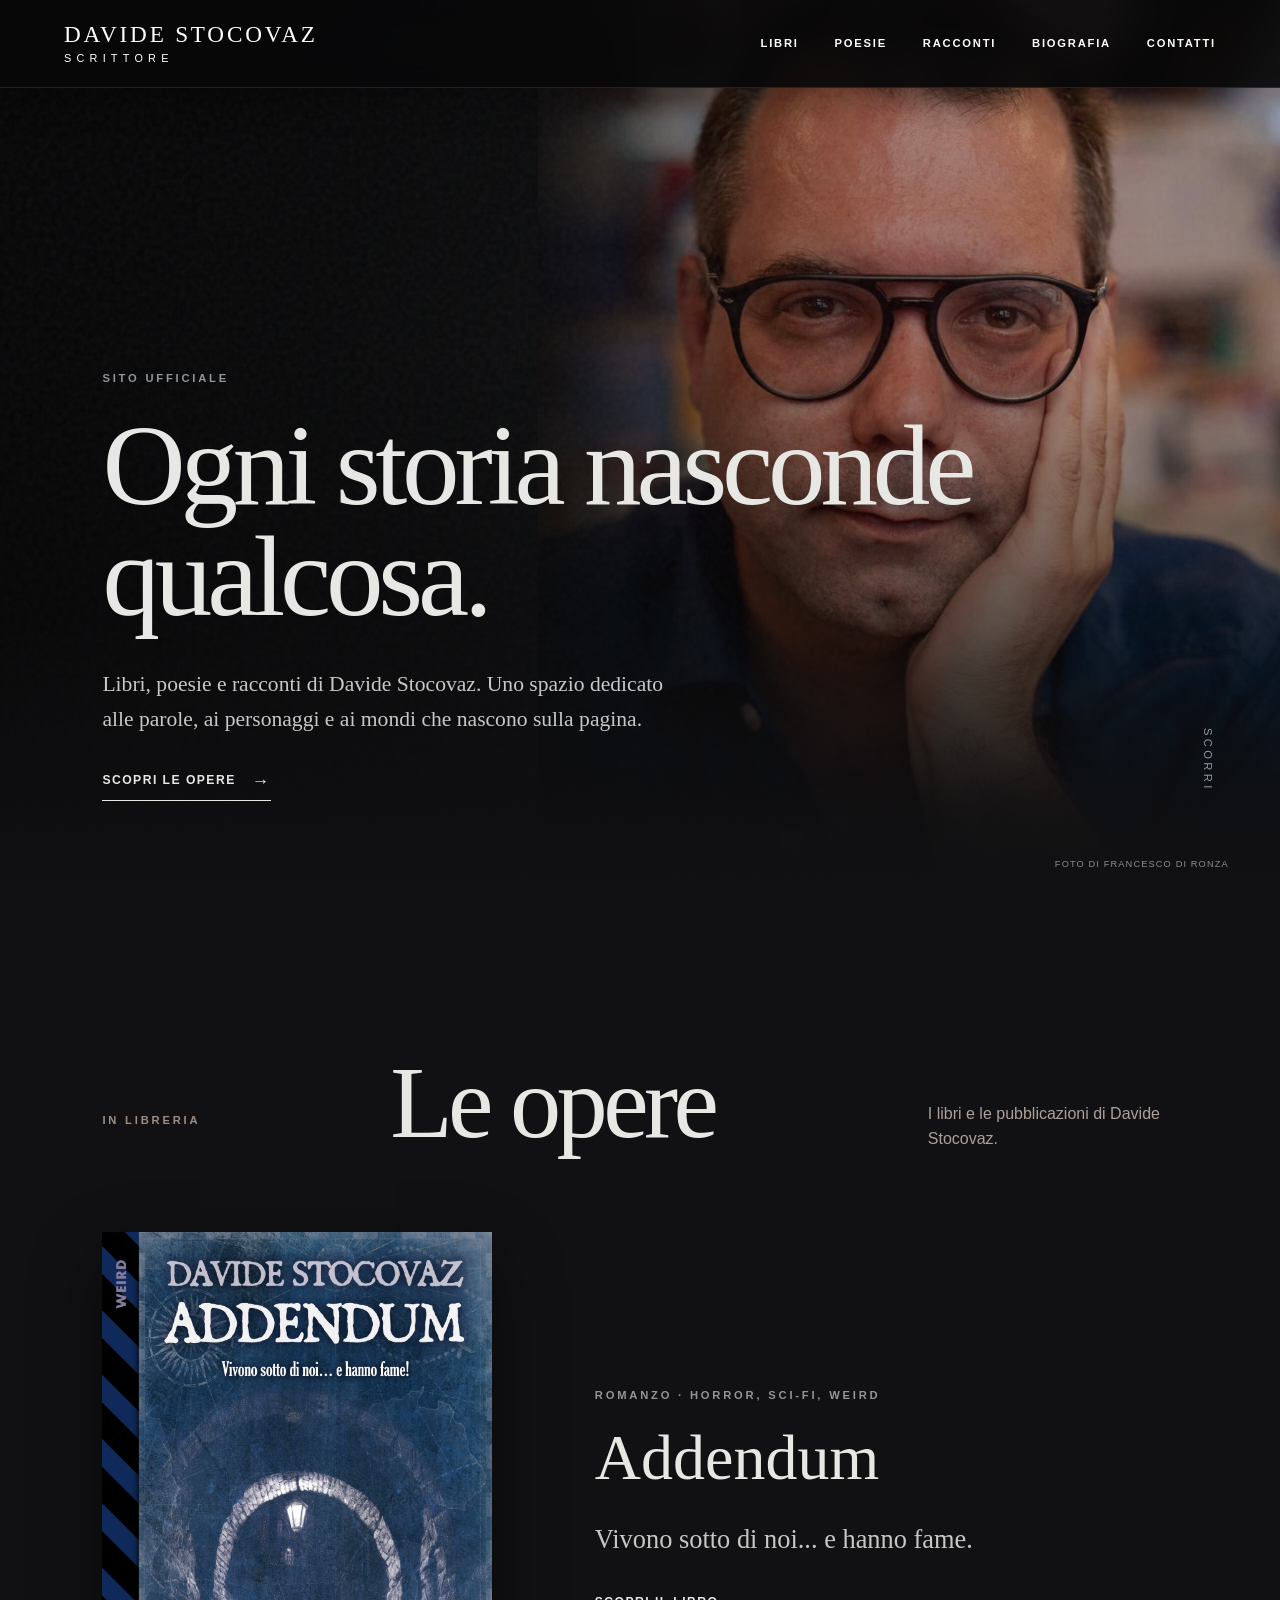
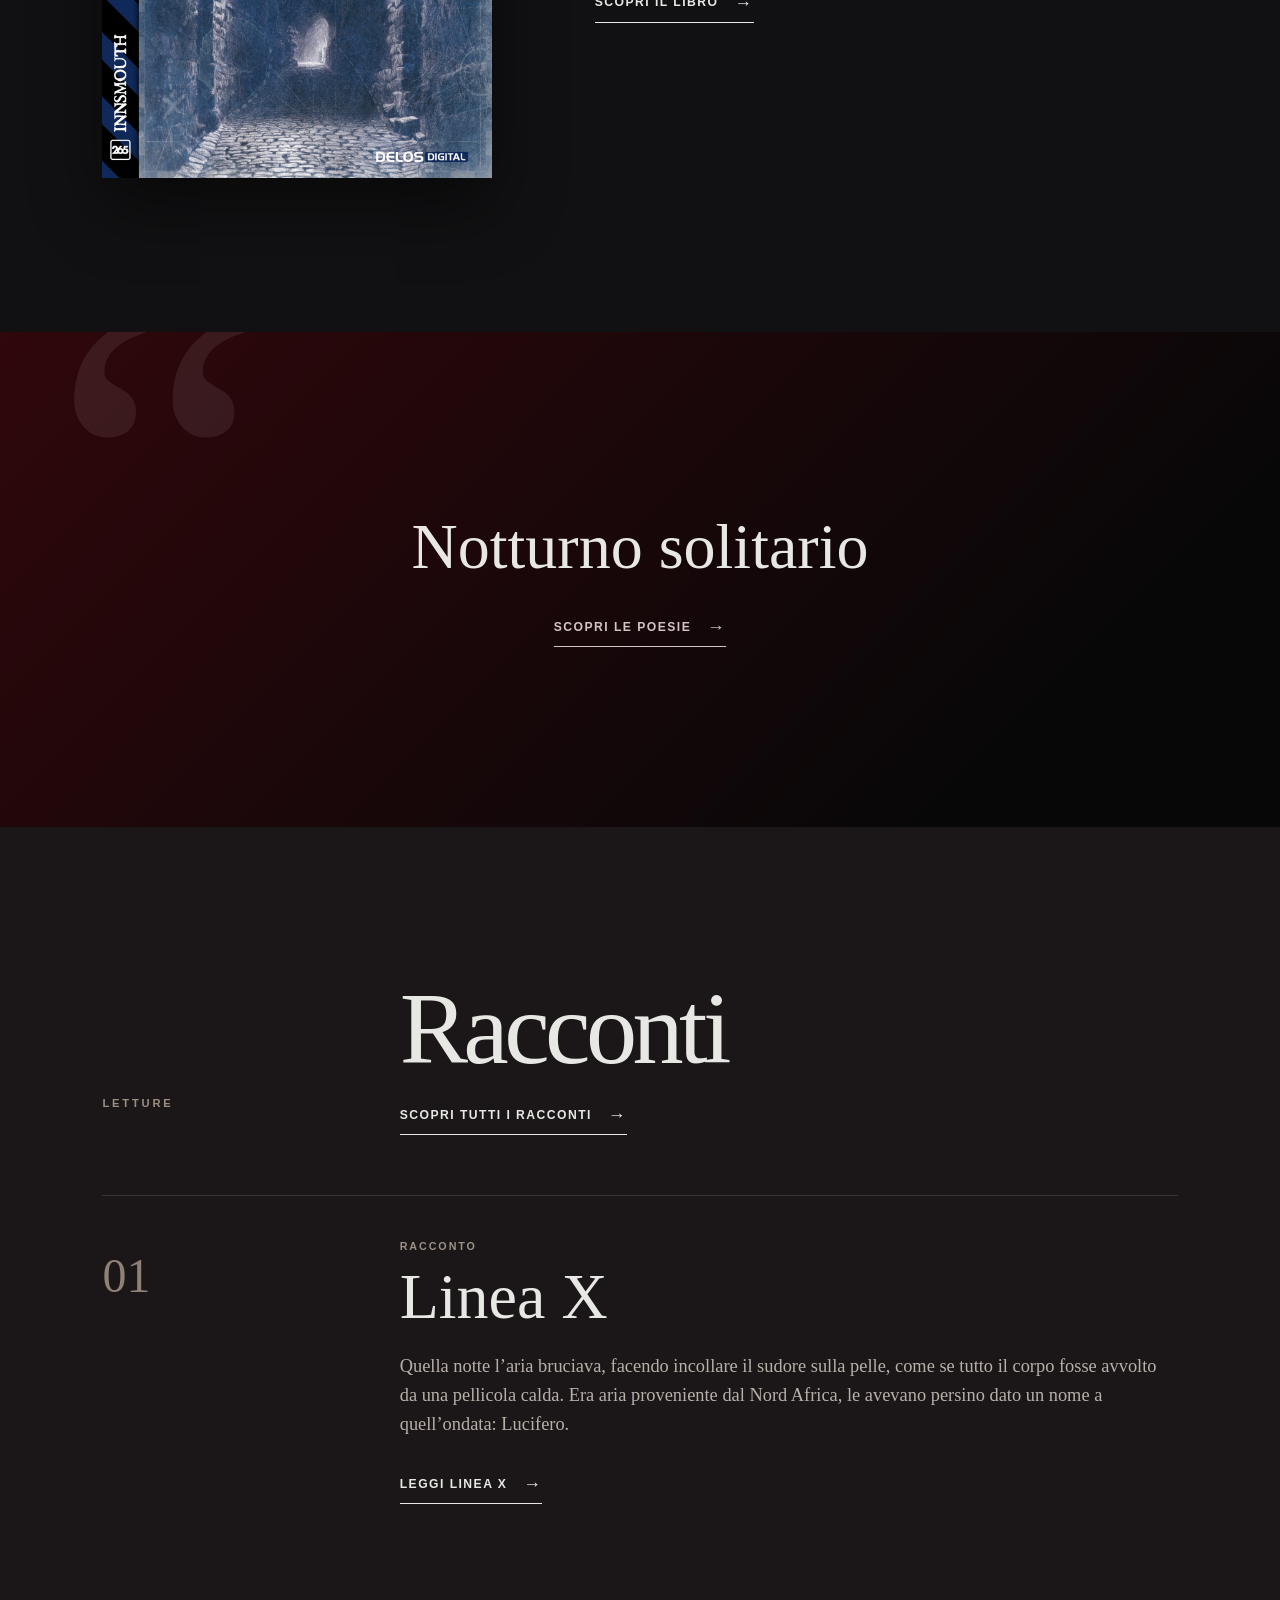
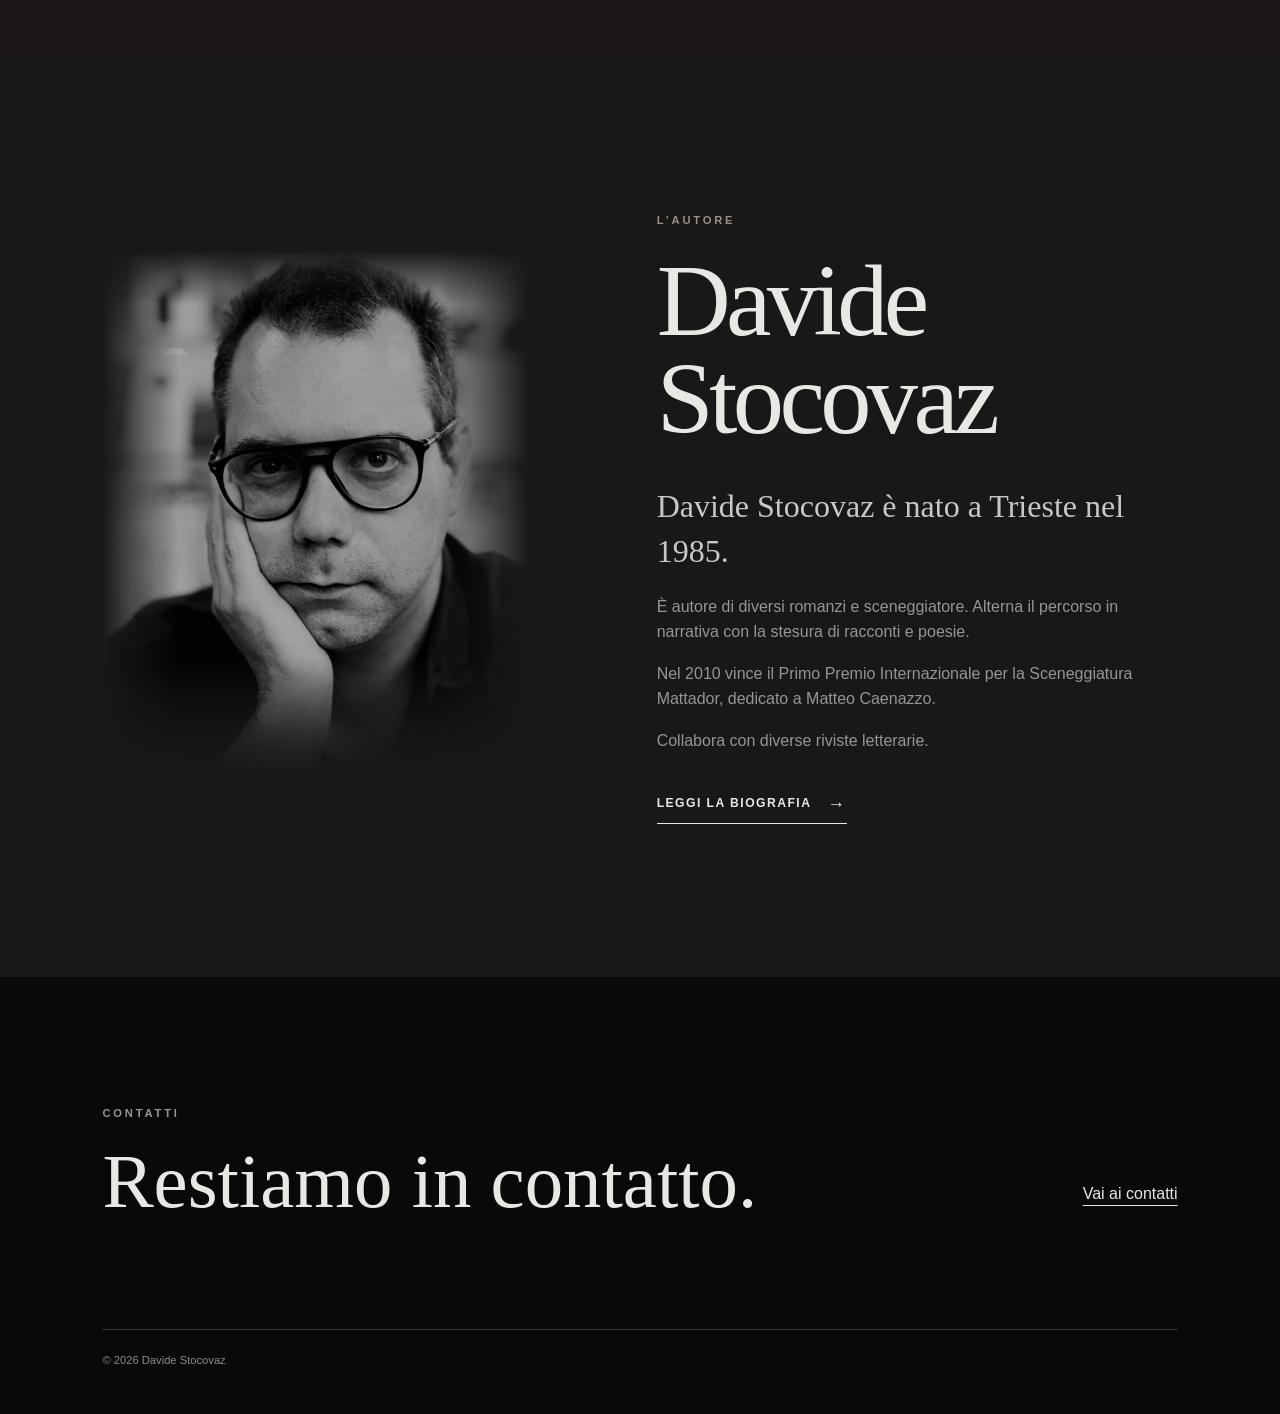
<file: index.html>
<!doctype html>
<html lang="it">
  <head>
    <meta charset="UTF-8" />
    <meta name="viewport" content="width=device-width, initial-scale=1.0" />
    <meta
      name="description"
      content="Sito ufficiale di Davide Stocovaz, autore di libri, poesie e racconti."
    />
    <title>Davide Stocovaz — Scrittore</title>
    <link rel="icon" href="favicon.svg" type="image/svg+xml" />
    <link rel="stylesheet" href="styles.css" />
  </head>
  <body data-content-page="home">
    <a class="skip-link" href="#main-content">Vai al contenuto</a>
    <header class="site-header">
      <a class="brand" href="#inizio" aria-label="Torna all'inizio">
        <span class="brand-name">Davide Stocovaz</span>
        <span class="brand-role">Scrittore</span>
      </a>

      <nav class="desktop-nav" aria-label="Navigazione principale">
        <a href="libri.html">Libri</a>
        <a href="poesie.html">Poesie</a>
        <a href="racconti.html">Racconti</a>
        <a href="biografia.html">Biografia</a>
        <a href="contatti.html">Contatti</a>
      </nav>

      <button
        class="menu-button"
        type="button"
        aria-expanded="false"
        aria-controls="main-menu"
        aria-label="Apri il menu"
      >
        <span></span>
        <span></span>
      </button>
    </header>

    <nav class="menu-panel" id="main-menu" aria-hidden="true" inert>
      <div class="menu-inner">
        <p class="menu-label">Esplora</p>
        <a href="index.html" aria-current="page">Home</a>
        <a href="libri.html">Libri</a>
        <a href="poesie.html">Poesie</a>
        <a href="racconti.html">Racconti</a>
        <a href="biografia.html">Biografia</a>
        <a href="contatti.html">Contatti</a>
      </div>
      <p class="menu-signature">Le parole restano.</p>
    </nav>

    <main id="main-content">
      <section class="hero" id="inizio">
        <div class="hero-shade"></div>
        <figure class="home-author-photo">
          <img src="assets/davide-stocovaz-home.jpg" width="840" height="1280" alt="Ritratto di Davide Stocovaz" />
          <figcaption>Foto di Francesco Di Ronza</figcaption>
        </figure>
        <div class="hero-content">
          <p class="eyebrow">Sito ufficiale</p>
          <h1>Ogni storia nasconde<br />qualcosa.</h1>
          <p class="hero-copy">
            Libri, poesie e racconti di Davide Stocovaz. Uno spazio dedicato alle parole,
            ai personaggi e ai mondi che nascono sulla pagina.
          </p>
          <a class="text-link" href="libri.html">Scopri le opere <span>→</span></a>
        </div>
        <div class="scroll-note" aria-hidden="true">Scorri</div>
      </section>

      <section class="works section" id="libri">
        <div class="section-heading">
          <p class="eyebrow">In libreria</p>
          <h2>Le opere</h2>
          <p>
            I libri e le pubblicazioni di Davide Stocovaz.
          </p>
        </div>

        <article class="featured-book-home">
          <a class="book-cover-link" href="libri.html" aria-label="Scopri Zanne nelle tenebre">
            <img class="book-cover-image" src="assets/copertina-zanne-nelle-tenebre.jpg" width="1000" height="1401" loading="lazy" alt="Copertina di Zanne nelle tenebre" />
          </a>
          <div class="home-book-copy">
            <p class="eyebrow">Romanzo · Weird</p>
            <h3>Zanne nelle tenebre</h3>
            <p class="book-tagline">Dalle tenebre della palude, una minaccia creata dall'uomo. Un solo uomo può fermarla.</p>
            <a class="text-link" href="libri.html">Scopri il libro <span>→</span></a>
          </div>
        </article>
      </section>

      <a class="quote-section" id="poesie" href="poesie.html" aria-label="Scopri le poesie di Davide Stocovaz">
        <div class="quote-mark" aria-hidden="true">“</div>
        <blockquote>
          Poesie
        </blockquote>
        <span class="text-link quote-cta">Scopri le poesie <span>→</span></span>
      </a>

      <section class="stories section" id="racconti">
        <div class="section-heading compact">
          <p class="eyebrow">Letture</p>
          <div class="section-title-group">
            <h2>Racconti</h2>
            <a class="text-link dark-link stories-index-link" href="racconti.html">Scopri tutti i racconti <span>→</span></a>
          </div>
        </div>
        <article class="featured-story">
          <div class="story-number">01</div>
          <div>
            <p class="story-meta">Racconto</p>
            <h3>Linea X</h3>
            <p>
              Quella notte l’aria bruciava, facendo incollare il sudore sulla pelle, come se tutto il corpo fosse avvolto da una pellicola calda. Era aria proveniente dal Nord Africa, le avevano persino dato un nome a quell’ondata: Lucifero.
            </p>
            <a class="text-link dark-link" href="racconto.html?storia=linea-x">Leggi Linea X <span>→</span></a>
          </div>
        </article>
      </section>

      <section class="bio section" id="biografia">
        <div class="author-portrait">
          <img
            src="assets/davide-stocovaz.jpg"
            alt="Ritratto di Davide Stocovaz"
          />
        </div>
        <div class="bio-copy">
          <p class="eyebrow">L’autore</p>
          <h2>Davide Stocovaz</h2>
          <p class="bio-lead">
            Davide Stocovaz è nato a Trieste nel 1985.
          </p>
          <p>È autore di diversi romanzi e sceneggiatore. Alterna il percorso in narrativa con la stesura di racconti e poesie.</p>
          <p>Nel 2010 vince il Primo Premio Internazionale per la Sceneggiatura Mattador, dedicato a Matteo Caenazzo.</p>
          <p>Collabora con diverse riviste letterarie.</p>
          <a class="text-link" href="biografia.html">Leggi la biografia <span>→</span></a>
        </div>
      </section>
    </main>

    <footer id="contatti">
      <div>
        <p class="eyebrow">Contatti</p>
        <h2>Restiamo in contatto.</h2>
      </div>
      <a href="contatti.html">Vai ai contatti</a>
      <p class="copyright">© <span id="current-year"></span> Davide Stocovaz</p>
    </footer>

    <script src="script.js"></script>
    <script src="site-content.js"></script>
  </body>
</html>
</file>
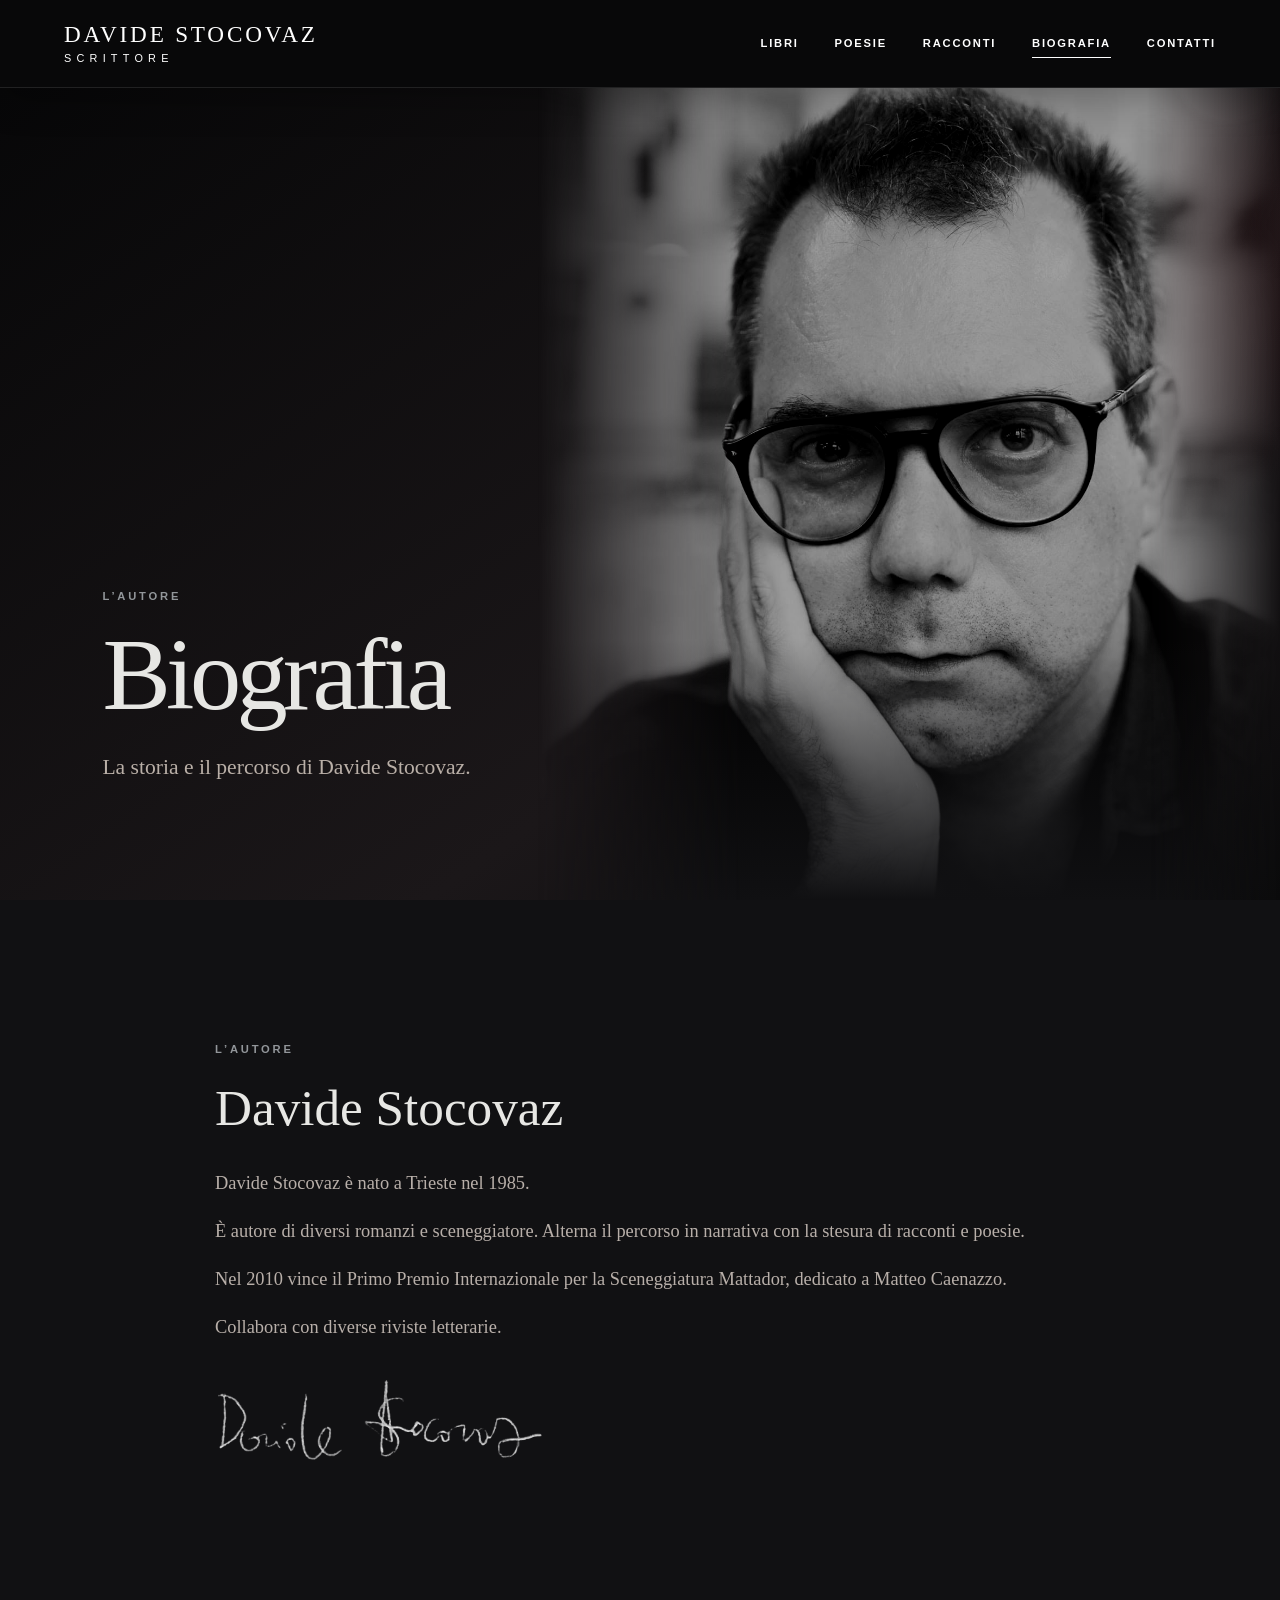
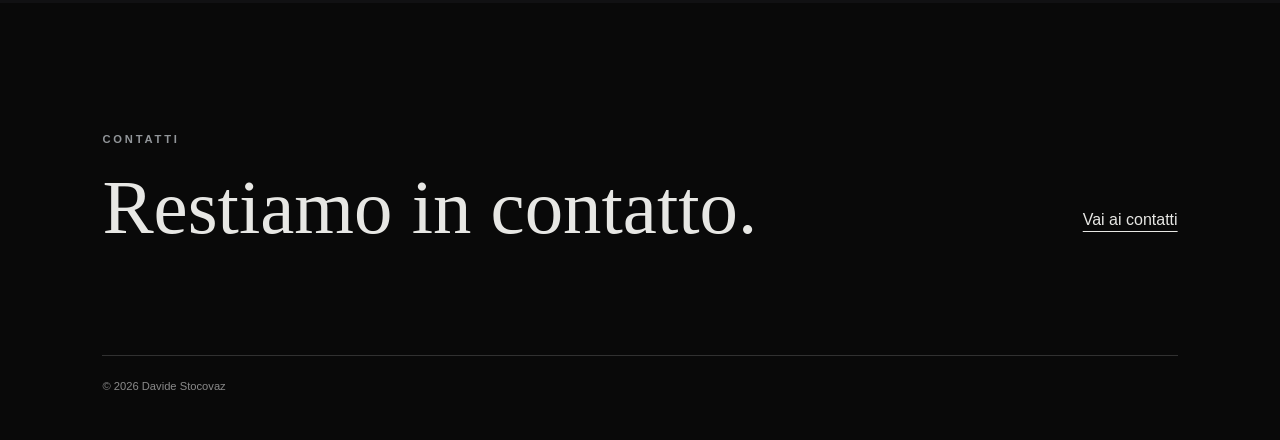
<file: biografia.html>
<!doctype html>
<html lang="it">
  <head>
    <meta charset="UTF-8" />
    <meta name="viewport" content="width=device-width, initial-scale=1.0" />
    <meta name="description" content="Biografia di Davide Stocovaz." />
    <title>Biografia — Davide Stocovaz</title>
    <link rel="icon" href="favicon.svg" type="image/svg+xml" />
    <link rel="stylesheet" href="styles.css" />
  </head>
  <body class="inner-page" data-content-page="biography">
    <a class="skip-link" href="#main-content">Vai al contenuto</a>
    <header class="site-header">
      <a class="brand" href="index.html" aria-label="Torna alla pagina iniziale"><span class="brand-name">Davide Stocovaz</span><span class="brand-role">Scrittore</span></a>
      <nav class="desktop-nav" aria-label="Navigazione principale"><a href="libri.html">Libri</a><a href="poesie.html">Poesie</a><a href="racconti.html">Racconti</a><a href="biografia.html" aria-current="page">Biografia</a><a href="contatti.html">Contatti</a></nav>
      <button class="menu-button" type="button" aria-expanded="false" aria-controls="main-menu" aria-label="Apri il menu"><span></span><span></span></button>
    </header>
    <nav class="menu-panel" id="main-menu" aria-hidden="true" inert><div class="menu-inner"><p class="menu-label">Esplora</p><a href="index.html">Home</a><a href="libri.html">Libri</a><a href="poesie.html">Poesie</a><a href="racconti.html">Racconti</a><a href="biografia.html" aria-current="page">Biografia</a><a href="contatti.html">Contatti</a></div></nav>
    <main class="page-main" id="main-content">
      <section class="page-hero biography-hero">
        <div class="biography-heading"><p class="eyebrow">L’autore</p><h1>Biografia</h1><p>La storia e il percorso di Davide Stocovaz.</p></div>
        <div class="hero-author-photo"><img src="assets/davide-stocovaz.jpg" alt="Ritratto di Davide Stocovaz" /></div>
      </section>
      <section class="page-content biography-page biography-page-copy">
        <div class="long-copy">
          <p class="eyebrow">L’autore</p>
          <h2>Davide Stocovaz</h2>
          <p>Davide Stocovaz è nato a Trieste nel 1985.</p>
          <p>È autore di diversi romanzi e sceneggiatore. Alterna il percorso in narrativa con la stesura di racconti e poesie.</p>
          <p>Nel 2010 vince il Primo Premio Internazionale per la Sceneggiatura Mattador, dedicato a Matteo Caenazzo.</p>
          <p>Collabora con diverse riviste letterarie.</p>
          <img class="author-signature" src="assets/firma-davide-stocovaz.png" alt="Firma di Davide Stocovaz" />
        </div>
      </section>
    </main>
    <footer><div><p class="eyebrow">Contatti</p><h2>Restiamo in contatto.</h2></div><a href="contatti.html">Vai ai contatti</a><p class="copyright">© <span id="current-year"></span> Davide Stocovaz</p></footer>
    <script src="script.js"></script>
    <script src="site-content.js"></script>
  </body>
</html>
</file>
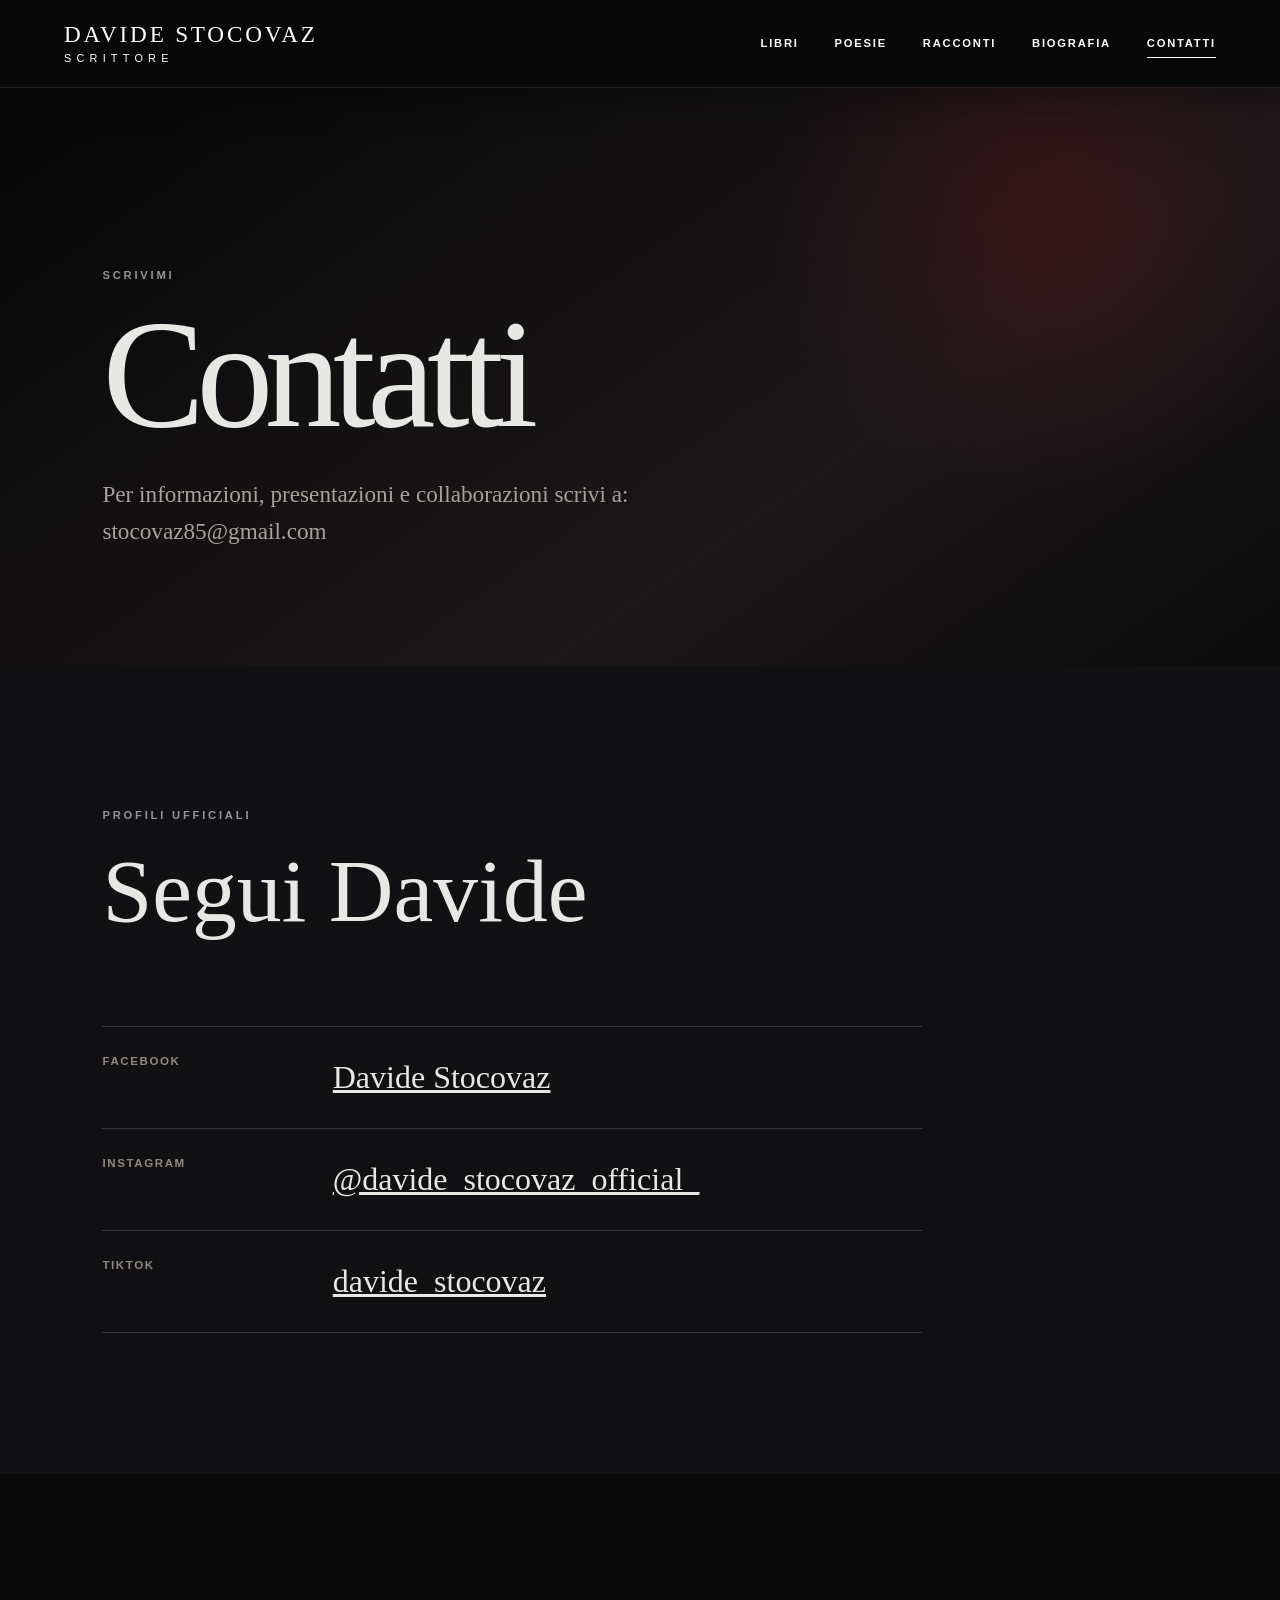
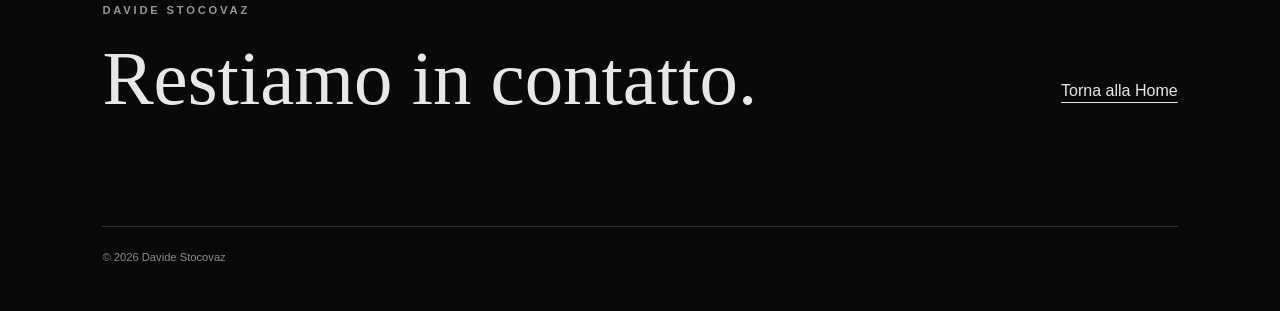
<file: contatti.html>
<!doctype html>
<html lang="it">
  <head>
    <meta charset="UTF-8" />
    <meta name="viewport" content="width=device-width, initial-scale=1.0" />
    <meta name="description" content="Contatti di Davide Stocovaz." />
    <title>Contatti — Davide Stocovaz</title>
    <link rel="icon" href="favicon.svg" type="image/svg+xml" />
    <link rel="stylesheet" href="styles.css" />
  </head>
  <body class="inner-page" data-content-page="contacts">
    <a class="skip-link" href="#main-content">Vai al contenuto</a>
    <header class="site-header">
      <a class="brand" href="index.html" aria-label="Torna alla pagina iniziale"><span class="brand-name">Davide Stocovaz</span><span class="brand-role">Scrittore</span></a>
      <nav class="desktop-nav" aria-label="Navigazione principale"><a href="libri.html">Libri</a><a href="poesie.html">Poesie</a><a href="racconti.html">Racconti</a><a href="biografia.html">Biografia</a><a href="contatti.html" aria-current="page">Contatti</a></nav>
      <button class="menu-button" type="button" aria-expanded="false" aria-controls="main-menu" aria-label="Apri il menu"><span></span><span></span></button>
    </header>
    <nav class="menu-panel" id="main-menu" aria-hidden="true" inert><div class="menu-inner"><p class="menu-label">Esplora</p><a href="index.html">Home</a><a href="libri.html">Libri</a><a href="poesie.html">Poesie</a><a href="racconti.html">Racconti</a><a href="biografia.html">Biografia</a><a href="contatti.html" aria-current="page">Contatti</a></div></nav>
    <main class="page-main contact-page" id="main-content">
      <section class="page-hero"><p class="eyebrow">Scrivimi</p><h1>Contatti</h1><p>Per informazioni, presentazioni e collaborazioni.</p></section>
      <section class="page-content contact-content">
        <p class="eyebrow">Profili ufficiali</p>
        <h2>Segui Davide</h2>
        <dl class="social-list">
          <div><dt>Facebook</dt><dd>Davide Stocovaz</dd></div>
          <div><dt>Instagram</dt><dd>@davide_stocovaz_official_</dd></div>
          <div><dt>TikTok</dt><dd>davide_stocovaz</dd></div>
        </dl>
      </section>
    </main>
    <footer><div><p class="eyebrow">Davide Stocovaz</p><h2>Restiamo in contatto.</h2></div><a href="index.html">Torna alla Home</a><p class="copyright">© <span id="current-year"></span> Davide Stocovaz</p></footer>
    <script src="script.js"></script>
    <script src="site-content.js"></script>
  </body>
</html>
</file>
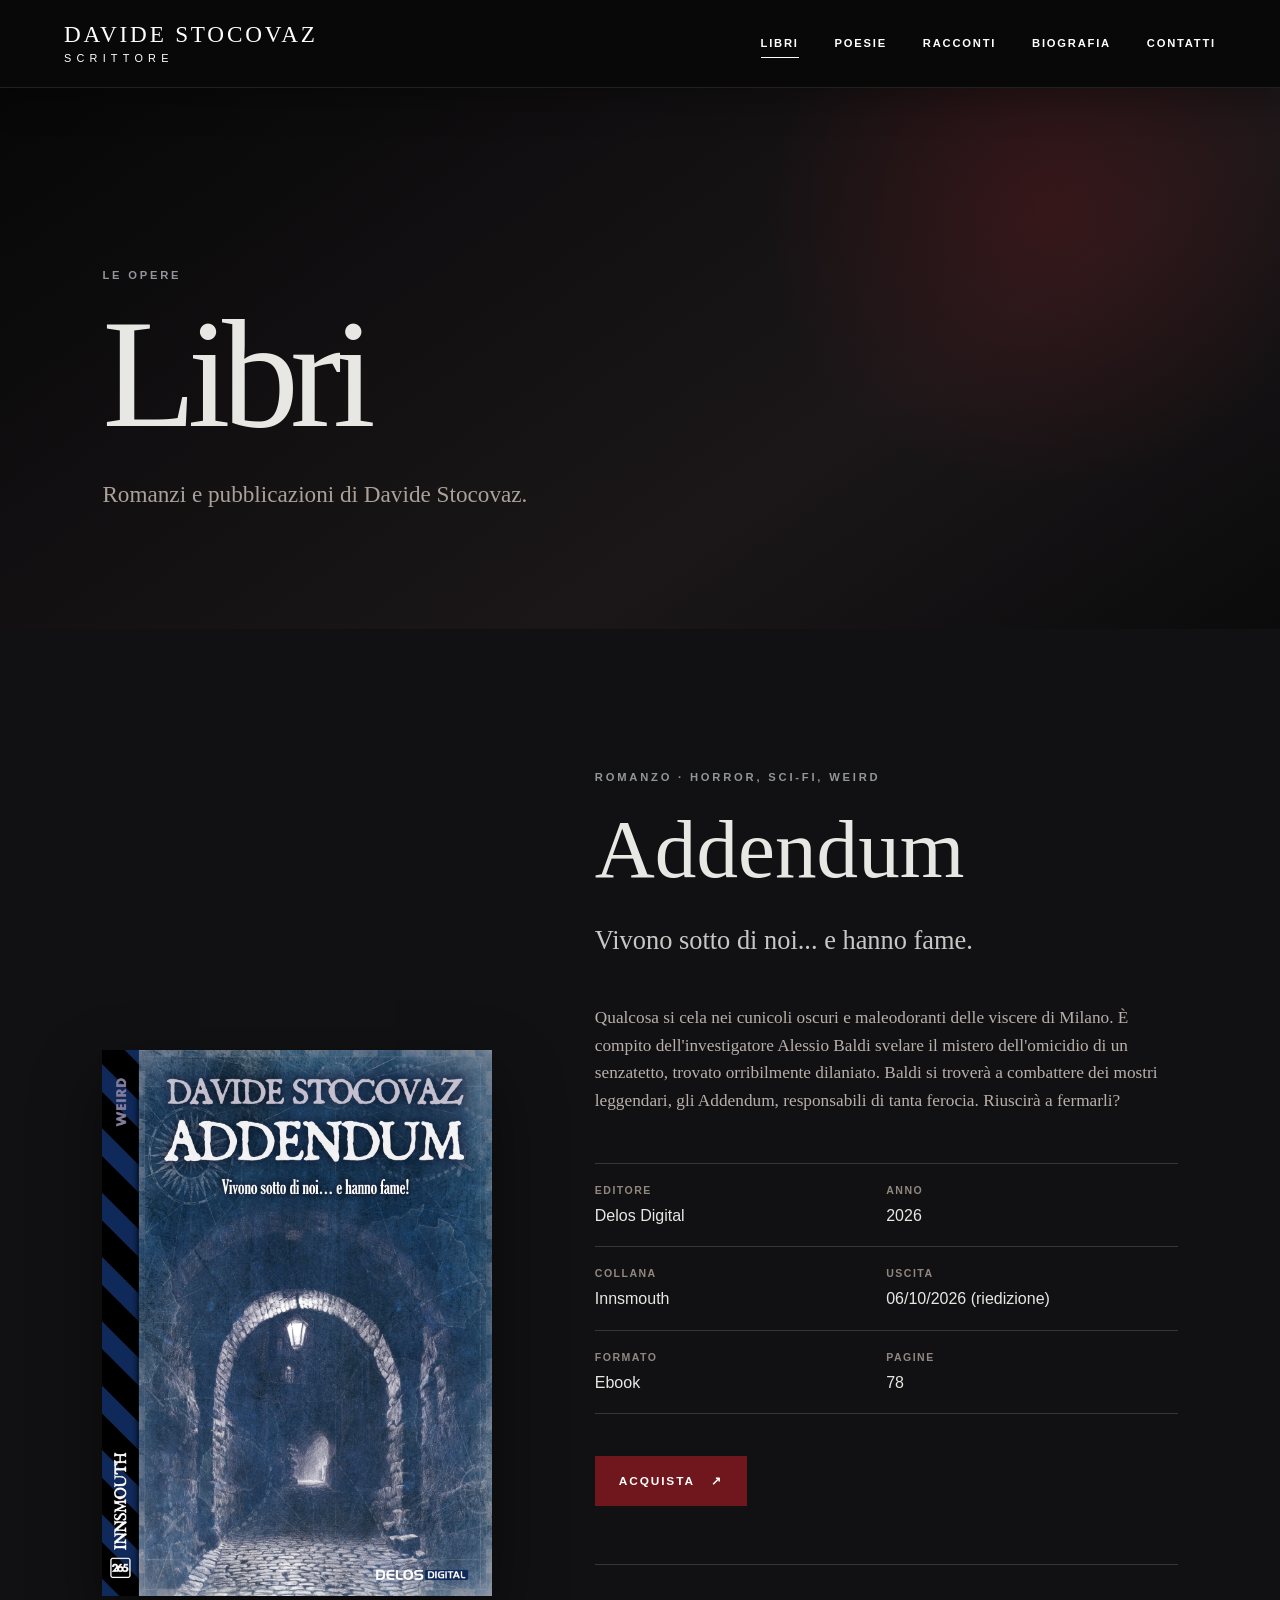
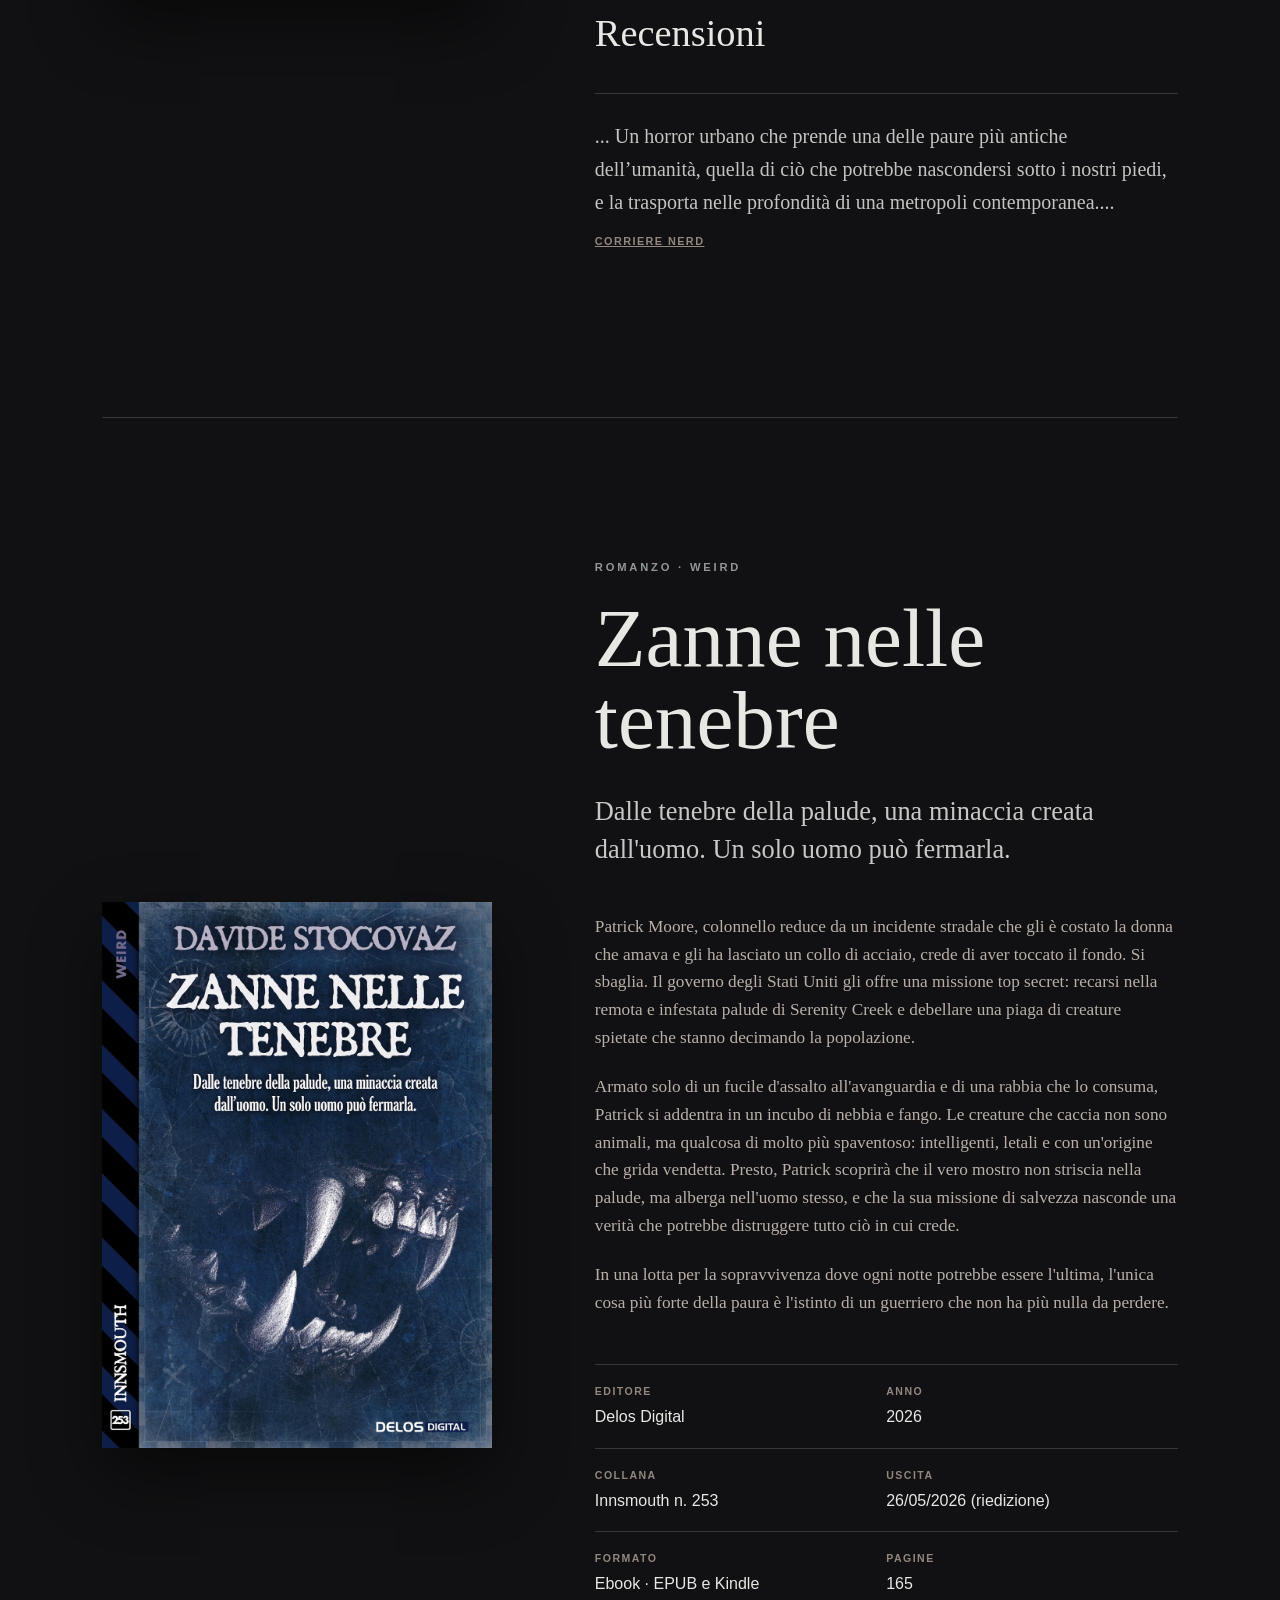
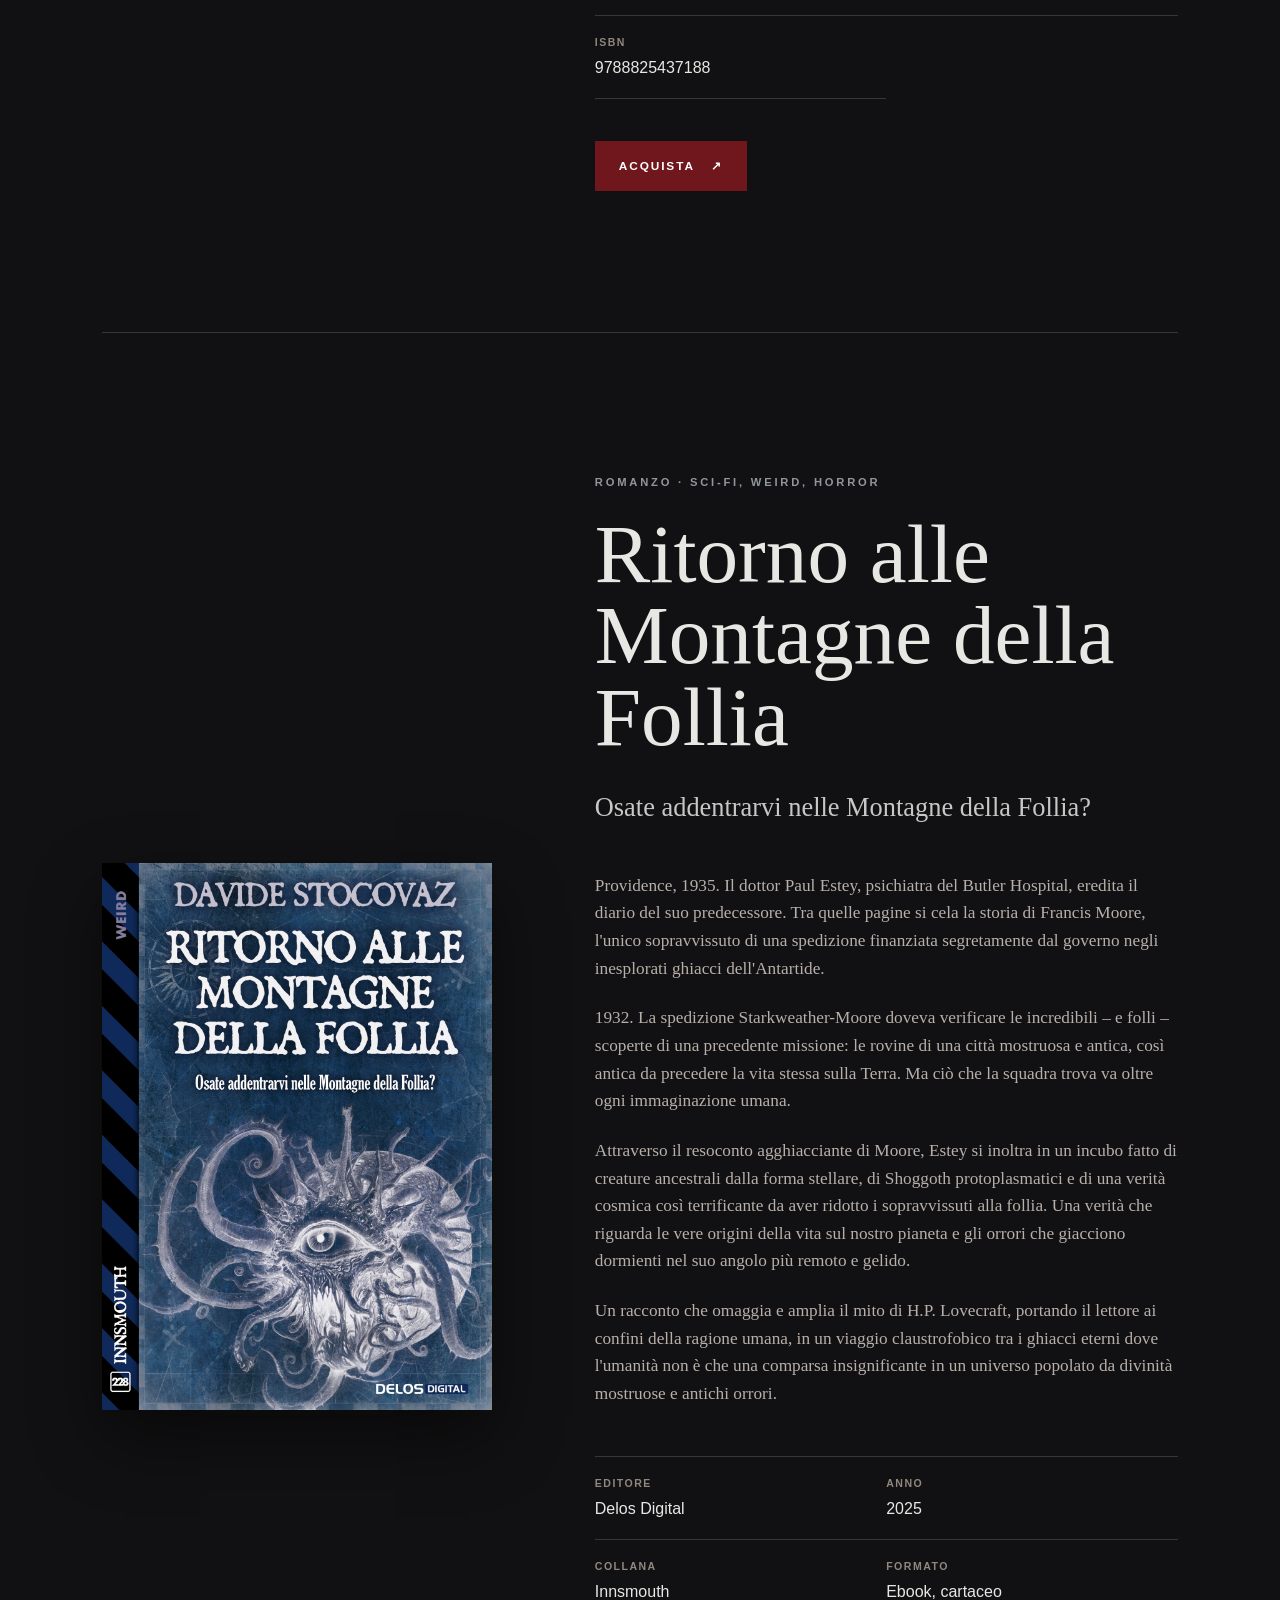
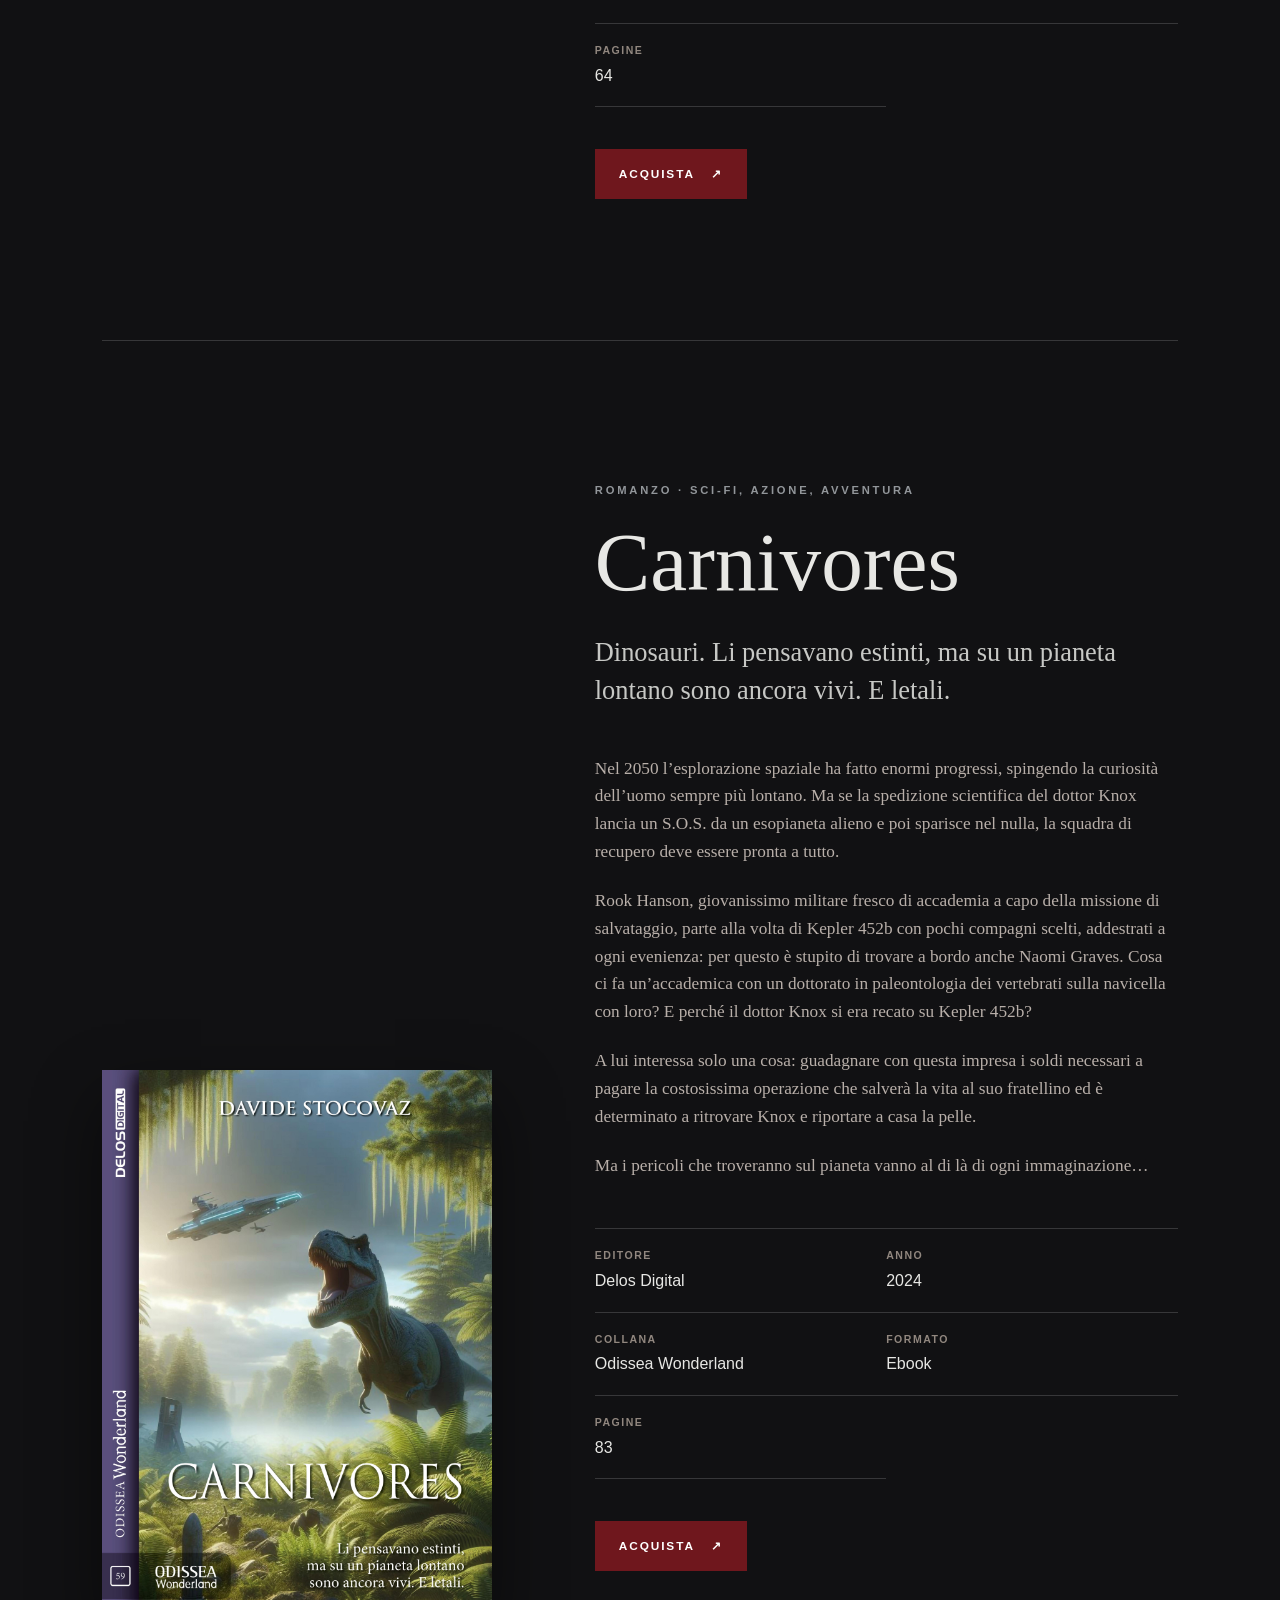
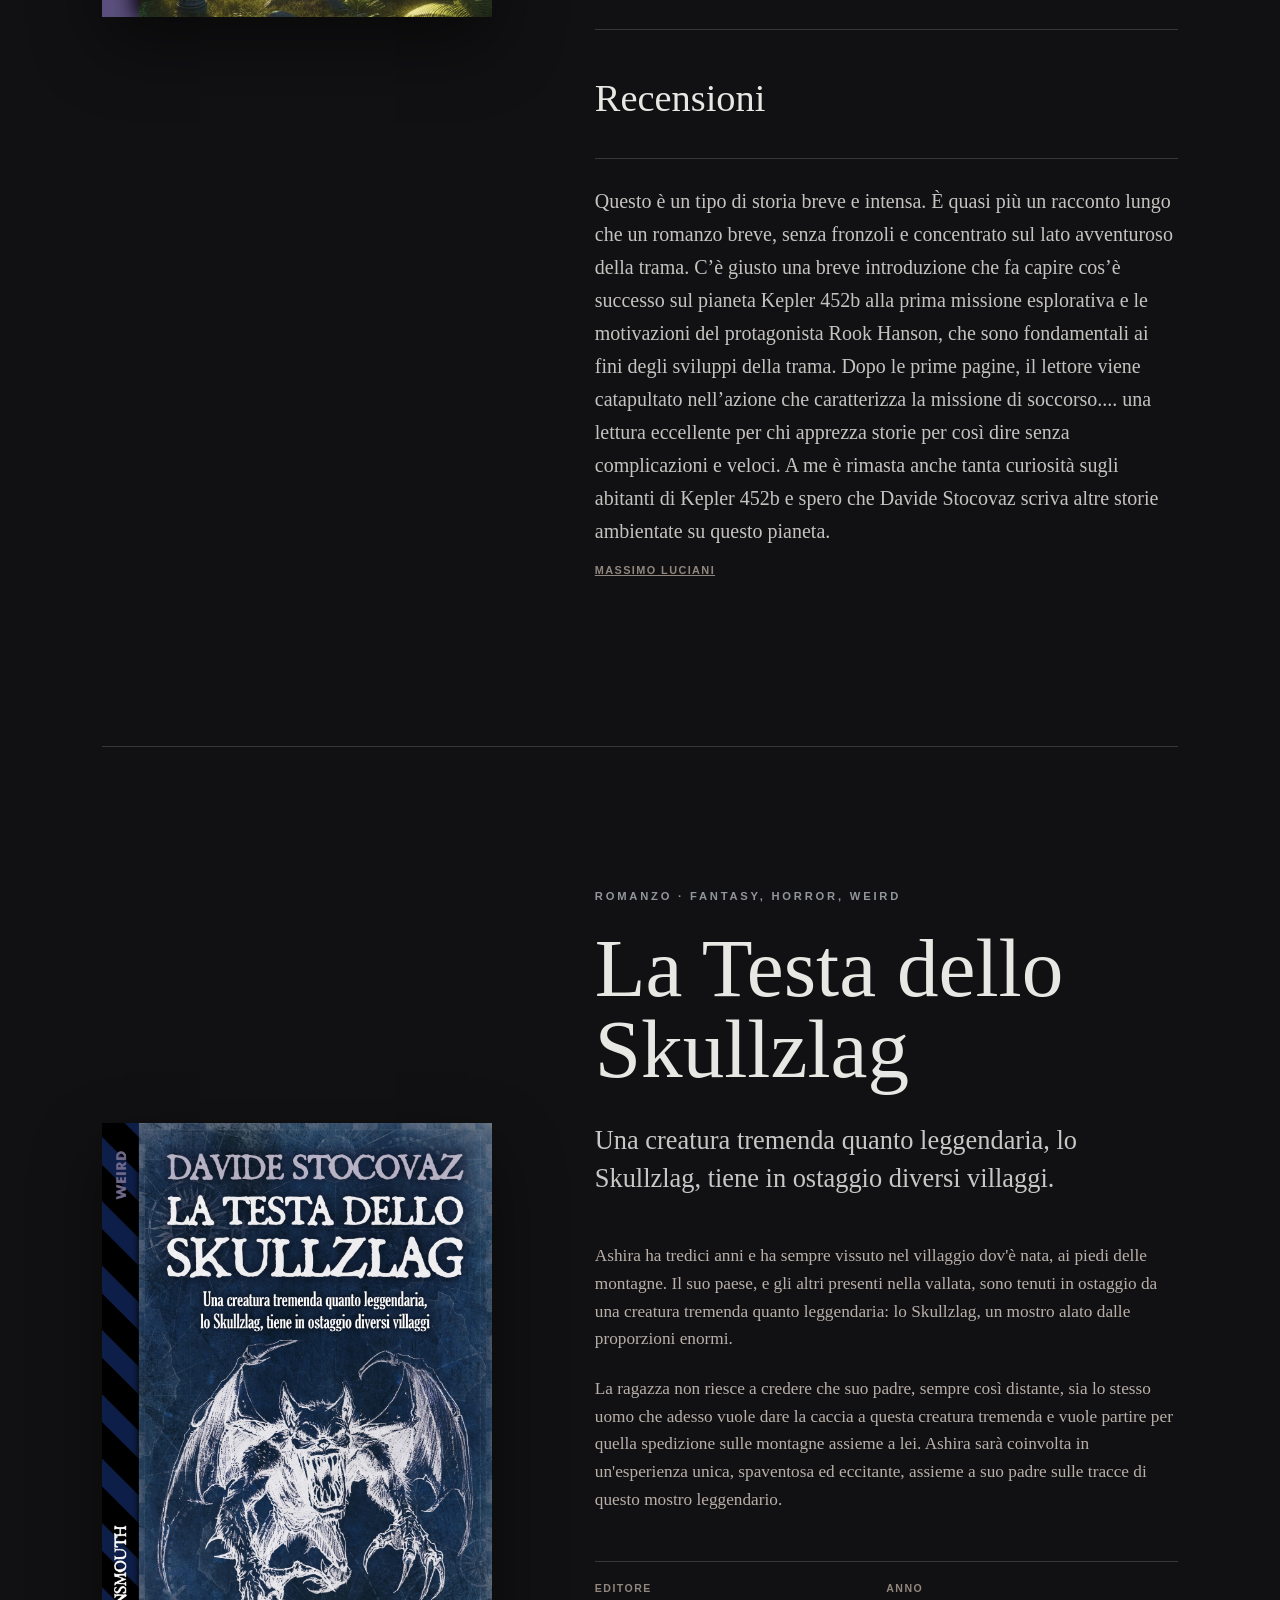
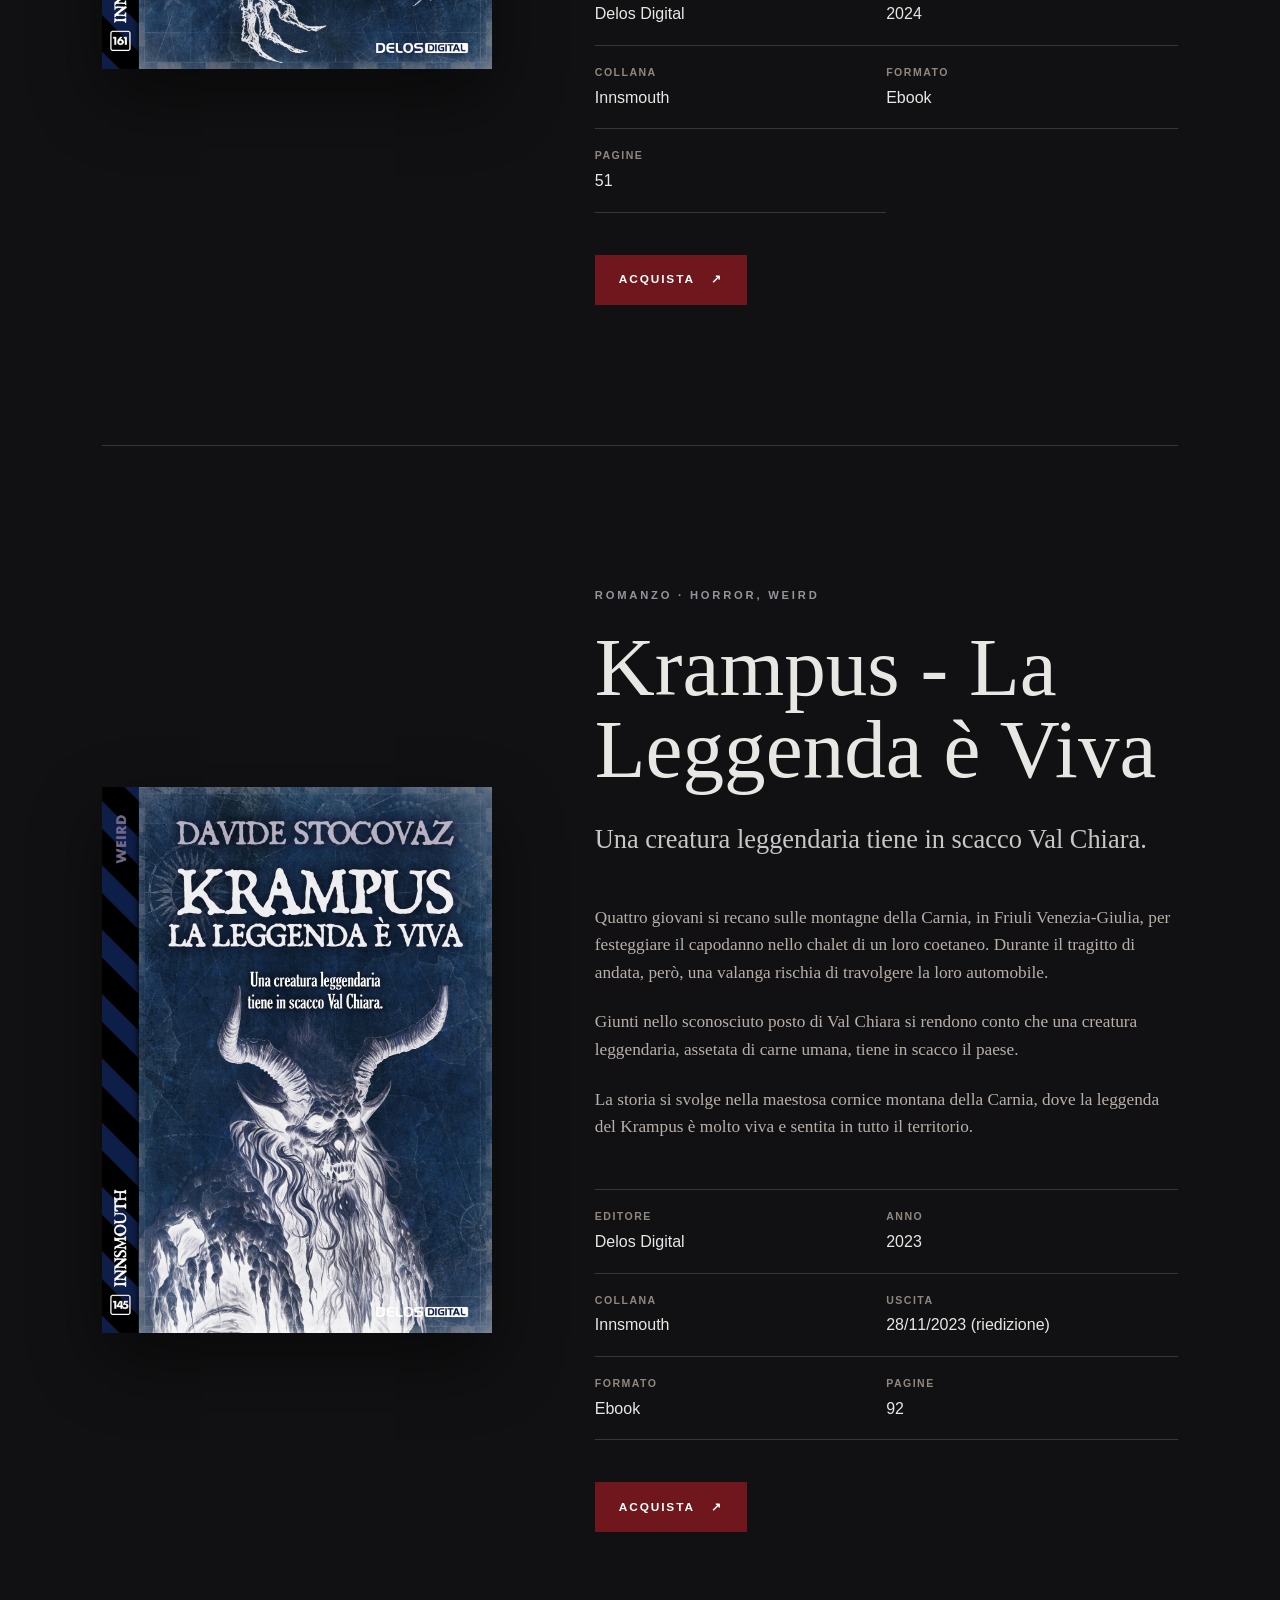
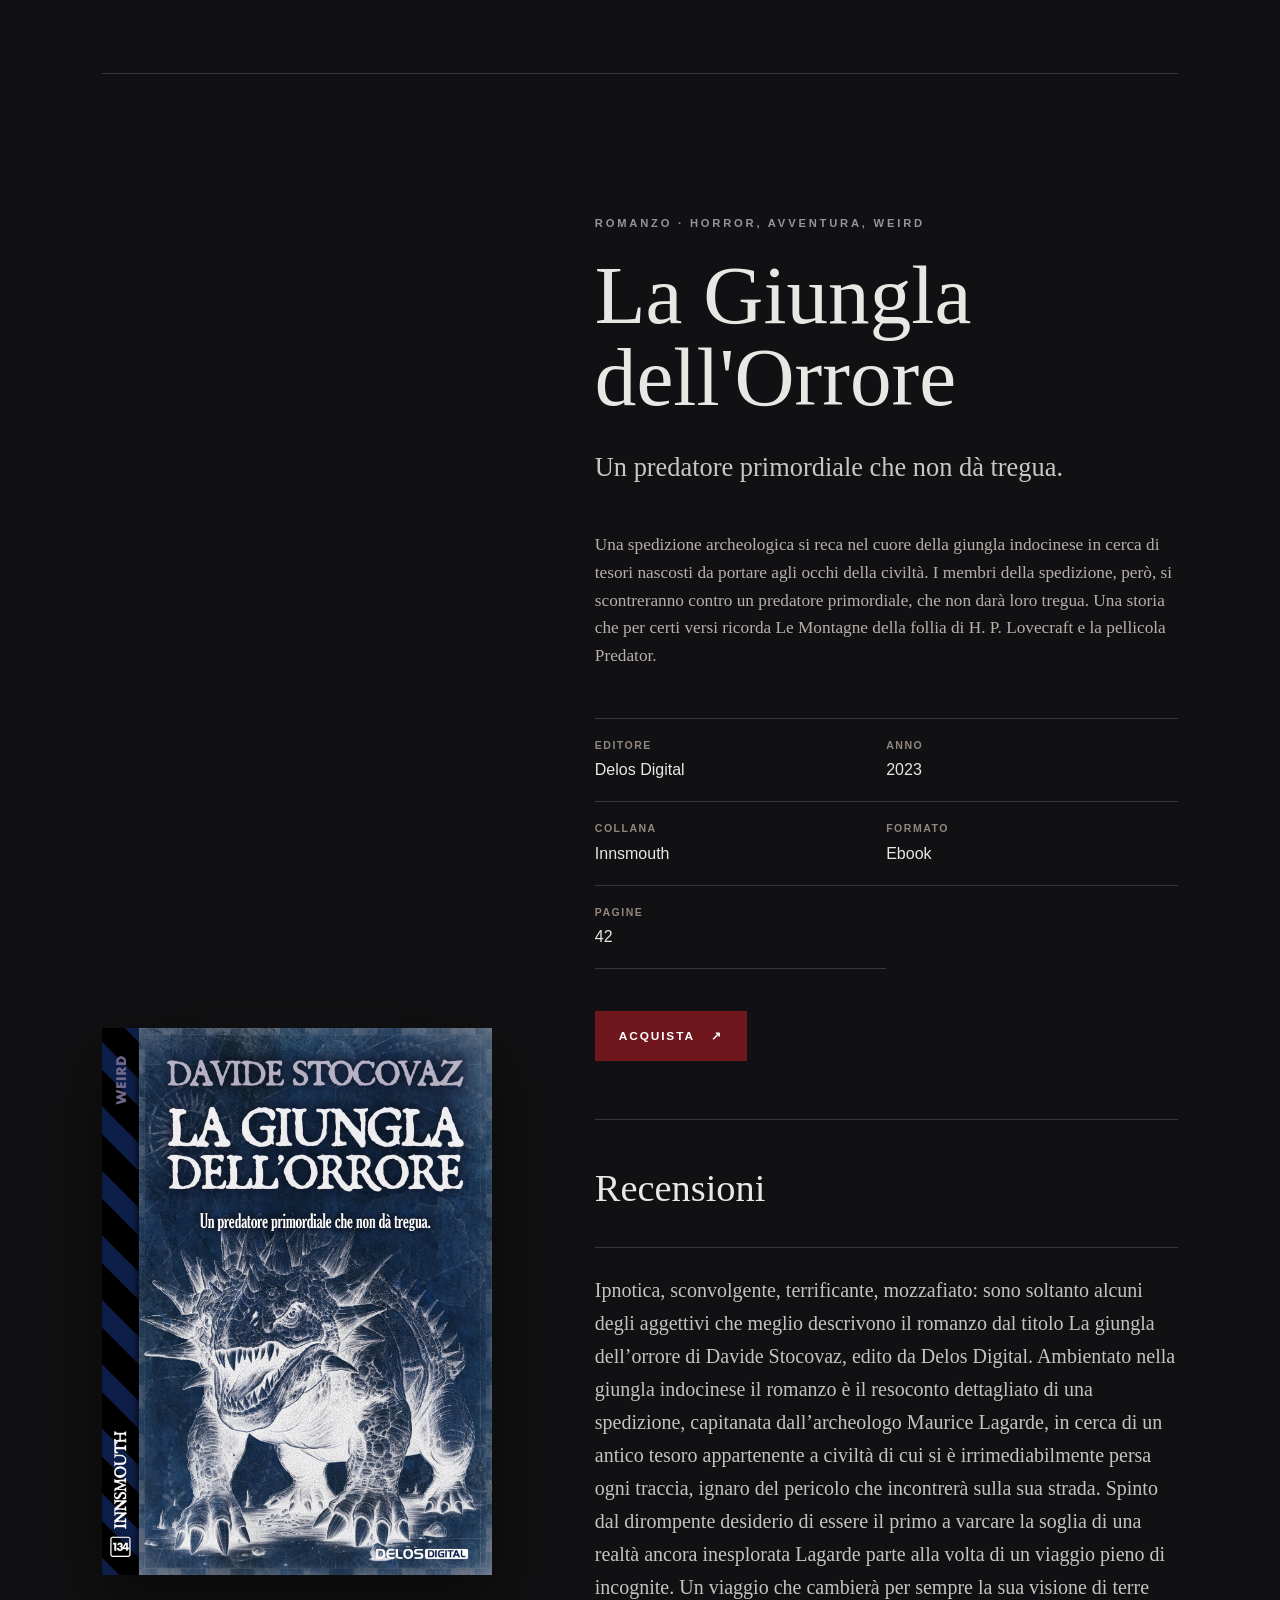
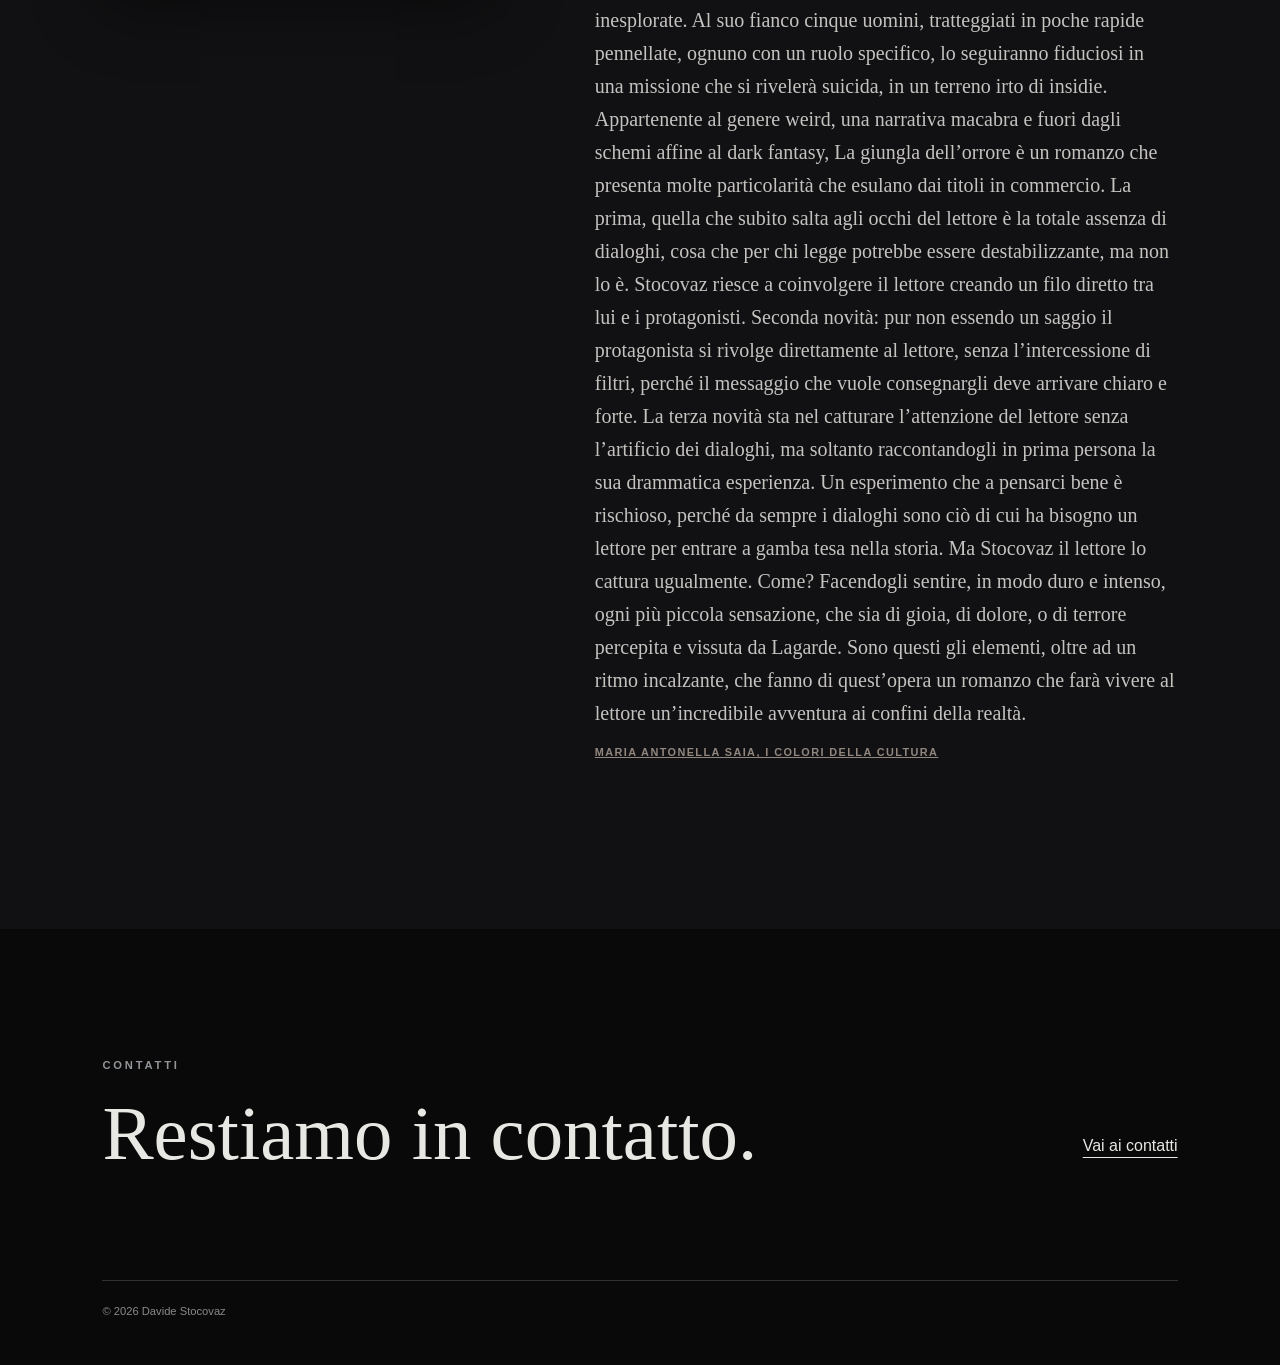
<file: libri.html>
<!doctype html>
<html lang="it">
  <head>
    <meta charset="UTF-8" />
    <meta name="viewport" content="width=device-width, initial-scale=1.0" />
    <meta name="description" content="I libri di Davide Stocovaz." />
    <title>Libri — Davide Stocovaz</title>
    <link rel="icon" href="favicon.svg" type="image/svg+xml" />
    <link rel="stylesheet" href="styles.css" />
  </head>
  <body class="inner-page" data-content-page="books">
    <a class="skip-link" href="#main-content">Vai al contenuto</a>
    <header class="site-header">
      <a class="brand" href="index.html" aria-label="Torna alla pagina iniziale">
        <span class="brand-name">Davide Stocovaz</span><span class="brand-role">Scrittore</span>
      </a>
      <nav class="desktop-nav" aria-label="Navigazione principale">
        <a href="libri.html" aria-current="page">Libri</a><a href="poesie.html">Poesie</a>
        <a href="racconti.html">Racconti</a><a href="biografia.html">Biografia</a>
        <a href="contatti.html">Contatti</a>
      </nav>
      <button class="menu-button" type="button" aria-expanded="false" aria-controls="main-menu" aria-label="Apri il menu"><span></span><span></span></button>
    </header>
    <nav class="menu-panel" id="main-menu" aria-hidden="true" inert>
      <div class="menu-inner"><p class="menu-label">Esplora</p><a href="index.html">Home</a><a href="libri.html" aria-current="page">Libri</a><a href="poesie.html">Poesie</a><a href="racconti.html">Racconti</a><a href="biografia.html">Biografia</a><a href="contatti.html">Contatti</a></div>
    </nav>
    <main class="page-main" id="main-content">
      <section class="page-hero"><p class="eyebrow">Le opere</p><h1>Libri</h1><p>Romanzi e pubblicazioni di Davide Stocovaz.</p></section>
      <section class="page-content">
        <article class="book-detail">
          <div class="book-detail-cover">
            <img class="book-cover-image" src="assets/copertina-zanne-nelle-tenebre.jpg" width="1000" height="1401" alt="Copertina di Zanne nelle tenebre" />
          </div>
          <div class="book-detail-copy">
            <p class="eyebrow">Romanzo · Weird</p>
            <h2>Zanne nelle tenebre</h2>
            <p class="book-tagline">Dalle tenebre della palude, una minaccia creata dall'uomo. Un solo uomo può fermarla.</p>
            <div class="book-description">
              <p>Patrick Moore, colonnello reduce da un incidente stradale che gli è costato la donna che amava e gli ha lasciato un collo di acciaio, crede di aver toccato il fondo. Si sbaglia. Il governo degli Stati Uniti gli offre una missione top secret: recarsi nella remota e infestata palude di Serenity Creek e debellare una piaga di creature spietate che stanno decimando la popolazione.</p>
              <p>Armato solo di un fucile d'assalto all'avanguardia e di una rabbia che lo consuma, Patrick si addentra in un incubo di nebbia e fango. Le creature che caccia non sono animali, ma qualcosa di molto più spaventoso: intelligenti, letali e con un'origine che grida vendetta. Presto, Patrick scoprirà che il vero mostro non striscia nella palude, ma alberga nell'uomo stesso, e che la sua missione di salvezza nasconde una verità che potrebbe distruggere tutto ciò in cui crede.</p>
              <p>In una lotta per la sopravvivenza dove ogni notte potrebbe essere l'ultima, l'unica cosa più forte della paura è l'istinto di un guerriero che non ha più nulla da perdere.</p>
            </div>
            <dl class="book-meta">
              <div><dt>Editore</dt><dd>Delos Digital</dd></div>
              <div><dt>Collana</dt><dd>Innsmouth n. 253</dd></div>
              <div><dt>Uscita</dt><dd>26/05/2026 (riedizione)</dd></div>
              <div><dt>Formato</dt><dd>Ebook · EPUB e Kindle</dd></div>
              <div><dt>Pagine</dt><dd>165</dd></div>
              <div><dt>ISBN</dt><dd>9788825437188</dd></div>
            </dl>
            <a class="purchase-button" href="https://delos.digital/9788825437188/zanne-nelle-tenebre" target="_blank" rel="noopener noreferrer">Acquista <span>↗</span></a>
          </div>
        </article>
      </section>
    </main>
    <footer><div><p class="eyebrow">Contatti</p><h2>Restiamo in contatto.</h2></div><a href="contatti.html">Vai ai contatti</a><p class="copyright">© <span id="current-year"></span> Davide Stocovaz</p></footer>
    <script src="script.js"></script>
    <script src="site-content.js"></script>
  </body>
</html>
</file>
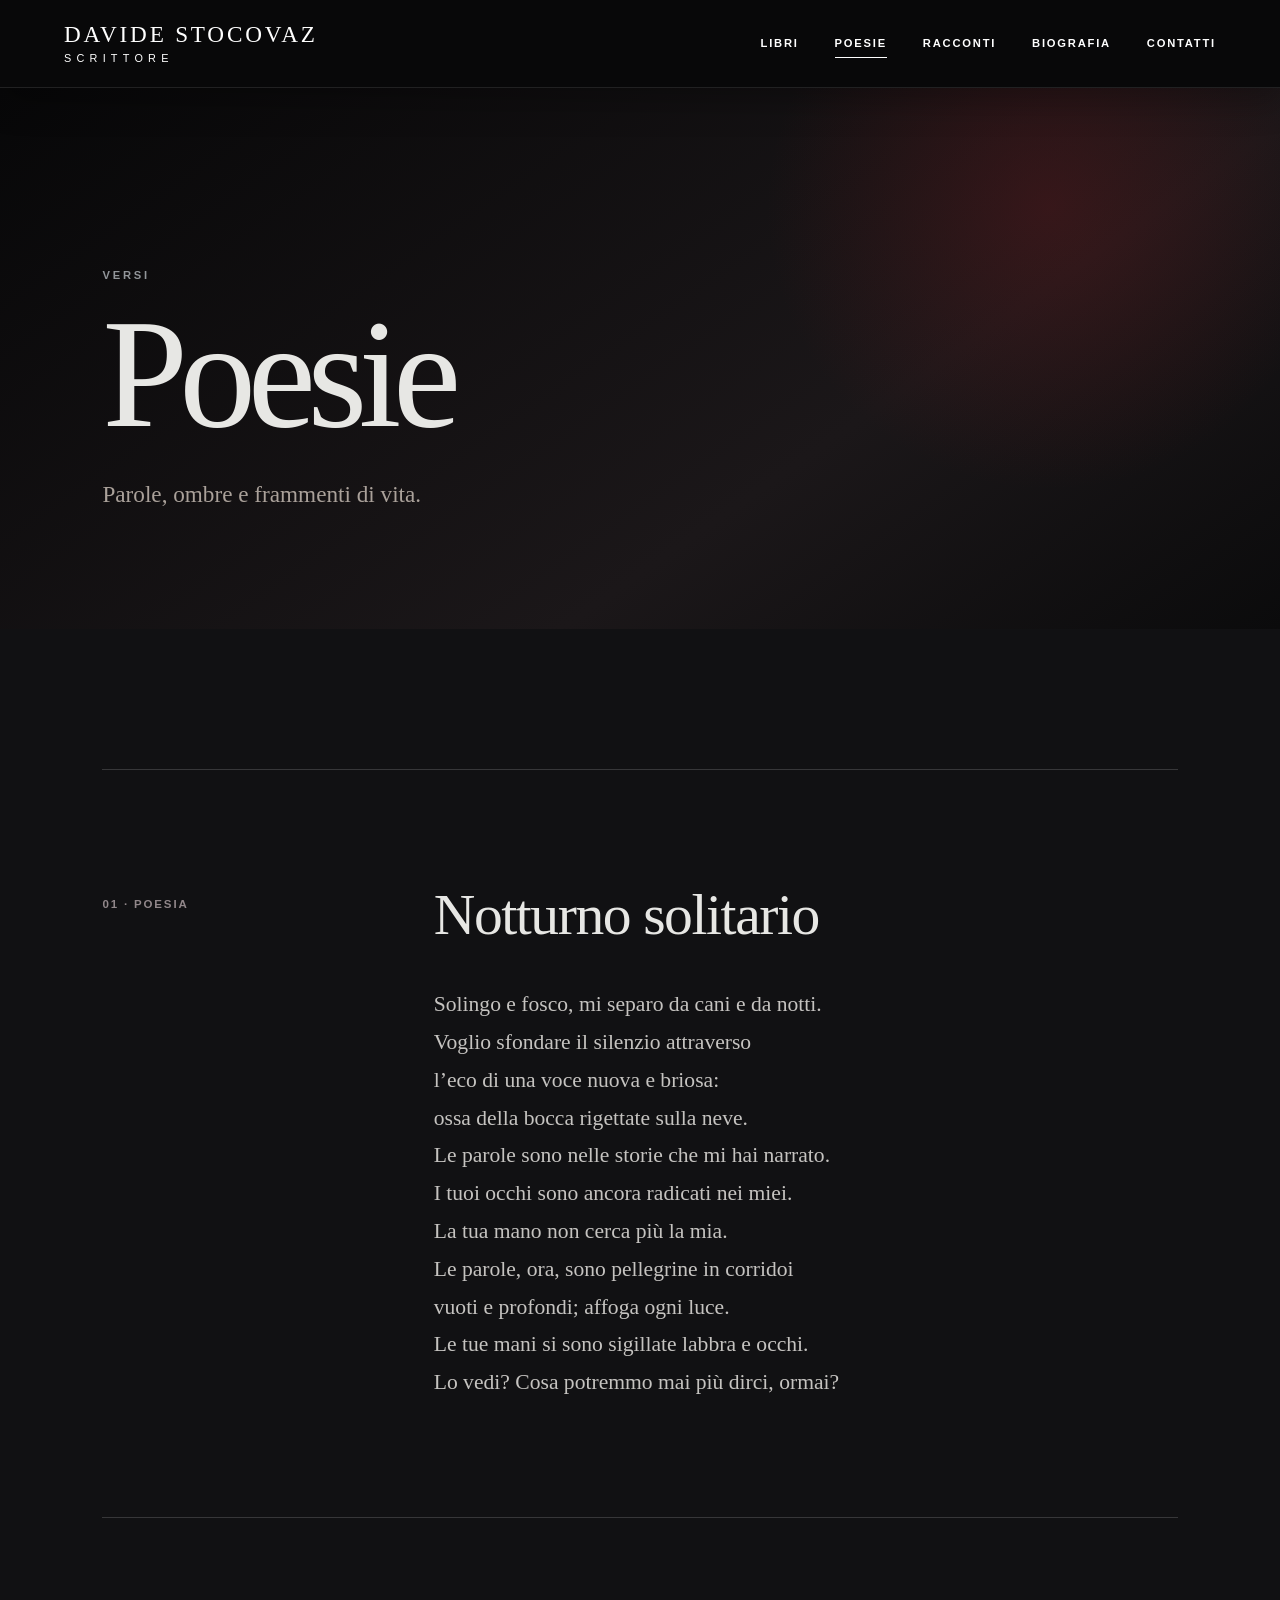
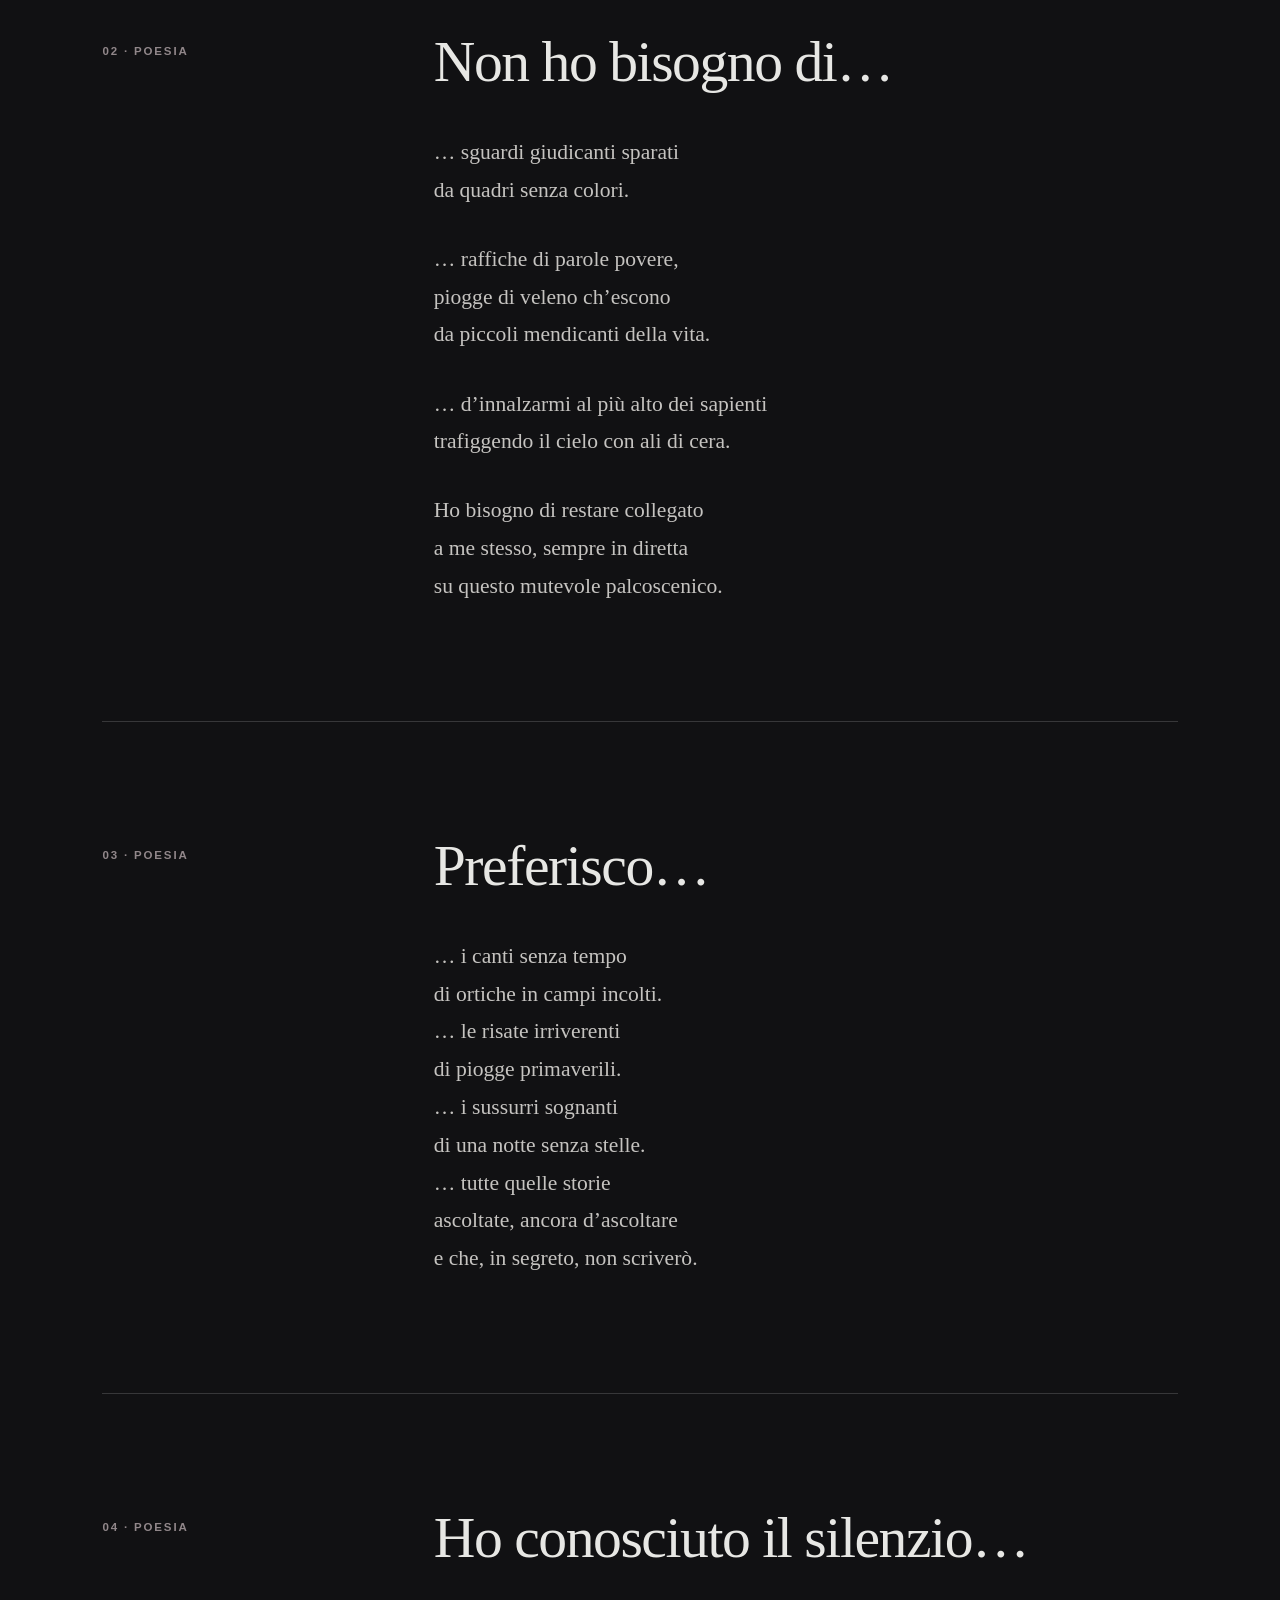
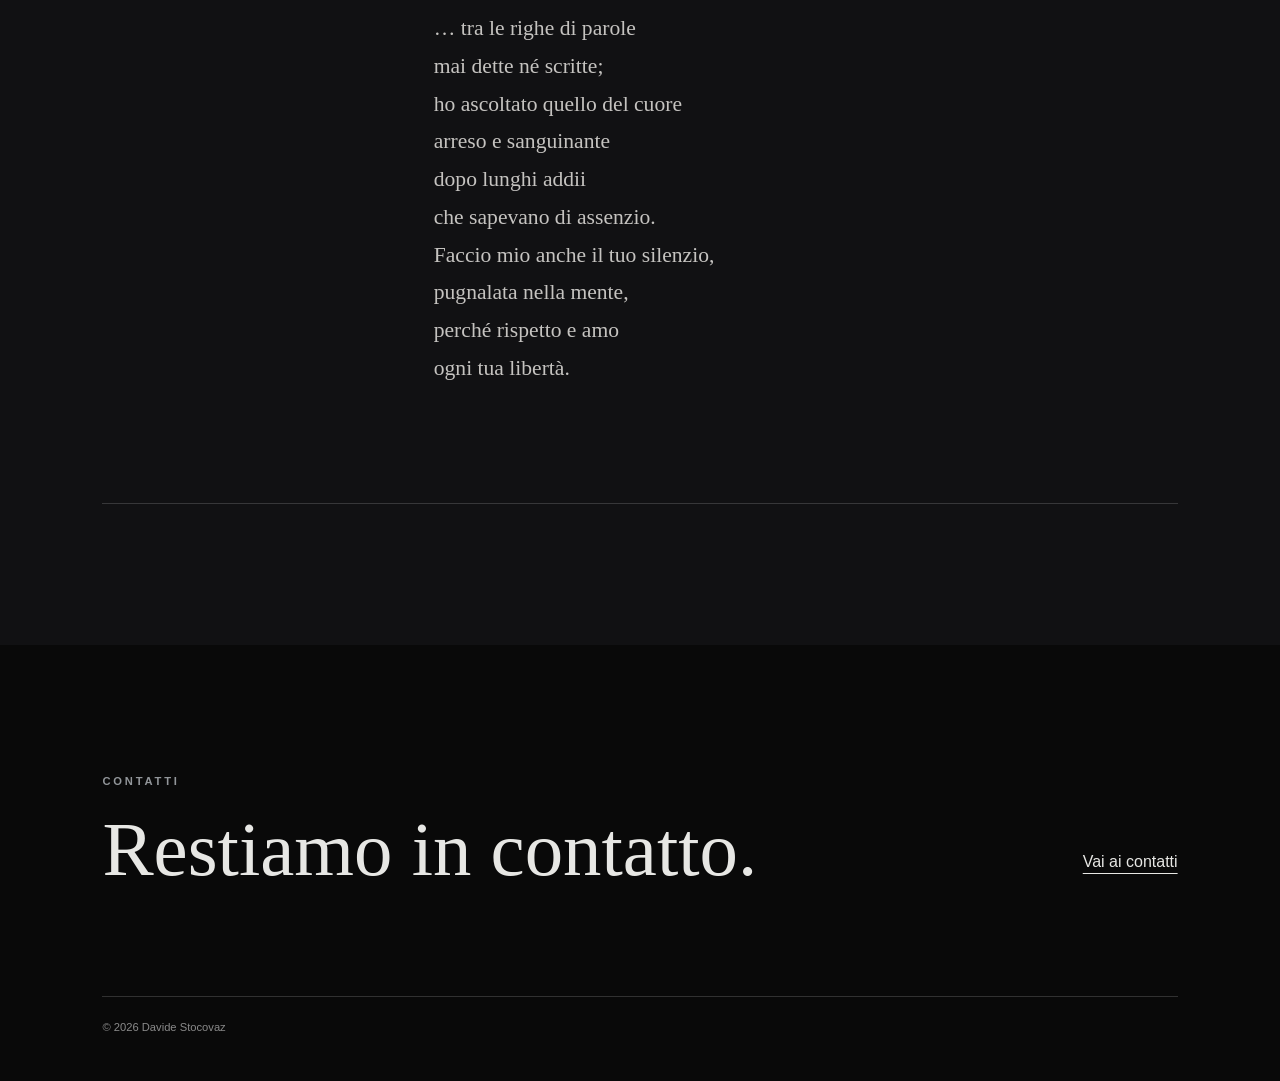
<file: poesie.html>
<!doctype html>
<html lang="it">
  <head>
    <meta charset="UTF-8" />
    <meta name="viewport" content="width=device-width, initial-scale=1.0" />
    <meta name="description" content="Le poesie di Davide Stocovaz." />
    <title>Poesie — Davide Stocovaz</title>
    <link rel="icon" href="favicon.svg" type="image/svg+xml" />
    <link rel="stylesheet" href="styles.css" />
  </head>
  <body class="inner-page" data-content-page="poems">
    <a class="skip-link" href="#main-content">Vai al contenuto</a>
    <header class="site-header">
      <a class="brand" href="index.html" aria-label="Torna alla pagina iniziale"><span class="brand-name">Davide Stocovaz</span><span class="brand-role">Scrittore</span></a>
      <nav class="desktop-nav" aria-label="Navigazione principale"><a href="libri.html">Libri</a><a href="poesie.html" aria-current="page">Poesie</a><a href="racconti.html">Racconti</a><a href="biografia.html">Biografia</a><a href="contatti.html">Contatti</a></nav>
      <button class="menu-button" type="button" aria-expanded="false" aria-controls="main-menu" aria-label="Apri il menu"><span></span><span></span></button>
    </header>
    <nav class="menu-panel" id="main-menu" aria-hidden="true" inert><div class="menu-inner"><p class="menu-label">Esplora</p><a href="index.html">Home</a><a href="libri.html">Libri</a><a href="poesie.html" aria-current="page">Poesie</a><a href="racconti.html">Racconti</a><a href="biografia.html">Biografia</a><a href="contatti.html">Contatti</a></div></nav>
    <main class="page-main" id="main-content">
      <section class="page-hero"><p class="eyebrow">Versi</p><h1>Poesie</h1><p>Parole, ombre e frammenti di vita.</p></section>
      <section class="page-content poetry-list">
        <article class="poem-card">
          <p class="poem-number">01 · Poesia</p>
          <div class="poem-text">
            <h2>Non ho bisogno di…</h2>
            <p>
              … sguardi giudicanti sparati<br />
              da quadri senza colori.
            </p>
            <p>
              … raffiche di parole povere,<br />
              piogge di veleno ch’escono<br />
              da piccoli mendicanti della vita.
            </p>
            <p>
              … d’innalzarmi al più alto dei sapienti<br />
              trafiggendo il cielo con ali di cera.
            </p>
            <p>
              Ho bisogno di restare collegato<br />
              a me stesso, sempre in diretta<br />
              su questo mutevole palcoscenico.
            </p>
          </div>
        </article>

        <article class="poem-card">
          <p class="poem-number">02 · Poesia</p>
          <div class="poem-text">
            <h2>Preferisco…</h2>
            <p>
              … i canti senza tempo<br />
              di ortiche in campi incolti.<br />
              … le risate irriverenti<br />
              di piogge primaverili.<br />
              … i sussurri sognanti<br />
              di una notte senza stelle.<br />
              … tutte quelle storie<br />
              ascoltate, ancora d’ascoltare<br />
              e che, in segreto, non scriverò.
            </p>
          </div>
        </article>

        <article class="poem-card">
          <p class="poem-number">03 · Poesia</p>
          <div class="poem-text">
            <h2>Ho conosciuto il silenzio…</h2>
            <p>
              … tra le righe di parole<br />
              mai dette né scritte;<br />
              ho ascoltato quello del cuore<br />
              arreso e sanguinante<br />
              dopo lunghi addii<br />
              che sapevano di assenzio.<br />
              Faccio mio anche il tuo silenzio,<br />
              pugnalata nella mente,<br />
              perché rispetto e amo<br />
              ogni tua libertà.
            </p>
          </div>
        </article>
      </section>
    </main>
    <footer><div><p class="eyebrow">Contatti</p><h2>Restiamo in contatto.</h2></div><a href="contatti.html">Vai ai contatti</a><p class="copyright">© <span id="current-year"></span> Davide Stocovaz</p></footer>
    <script src="script.js"></script>
    <script src="site-content.js"></script>
  </body>
</html>
</file>
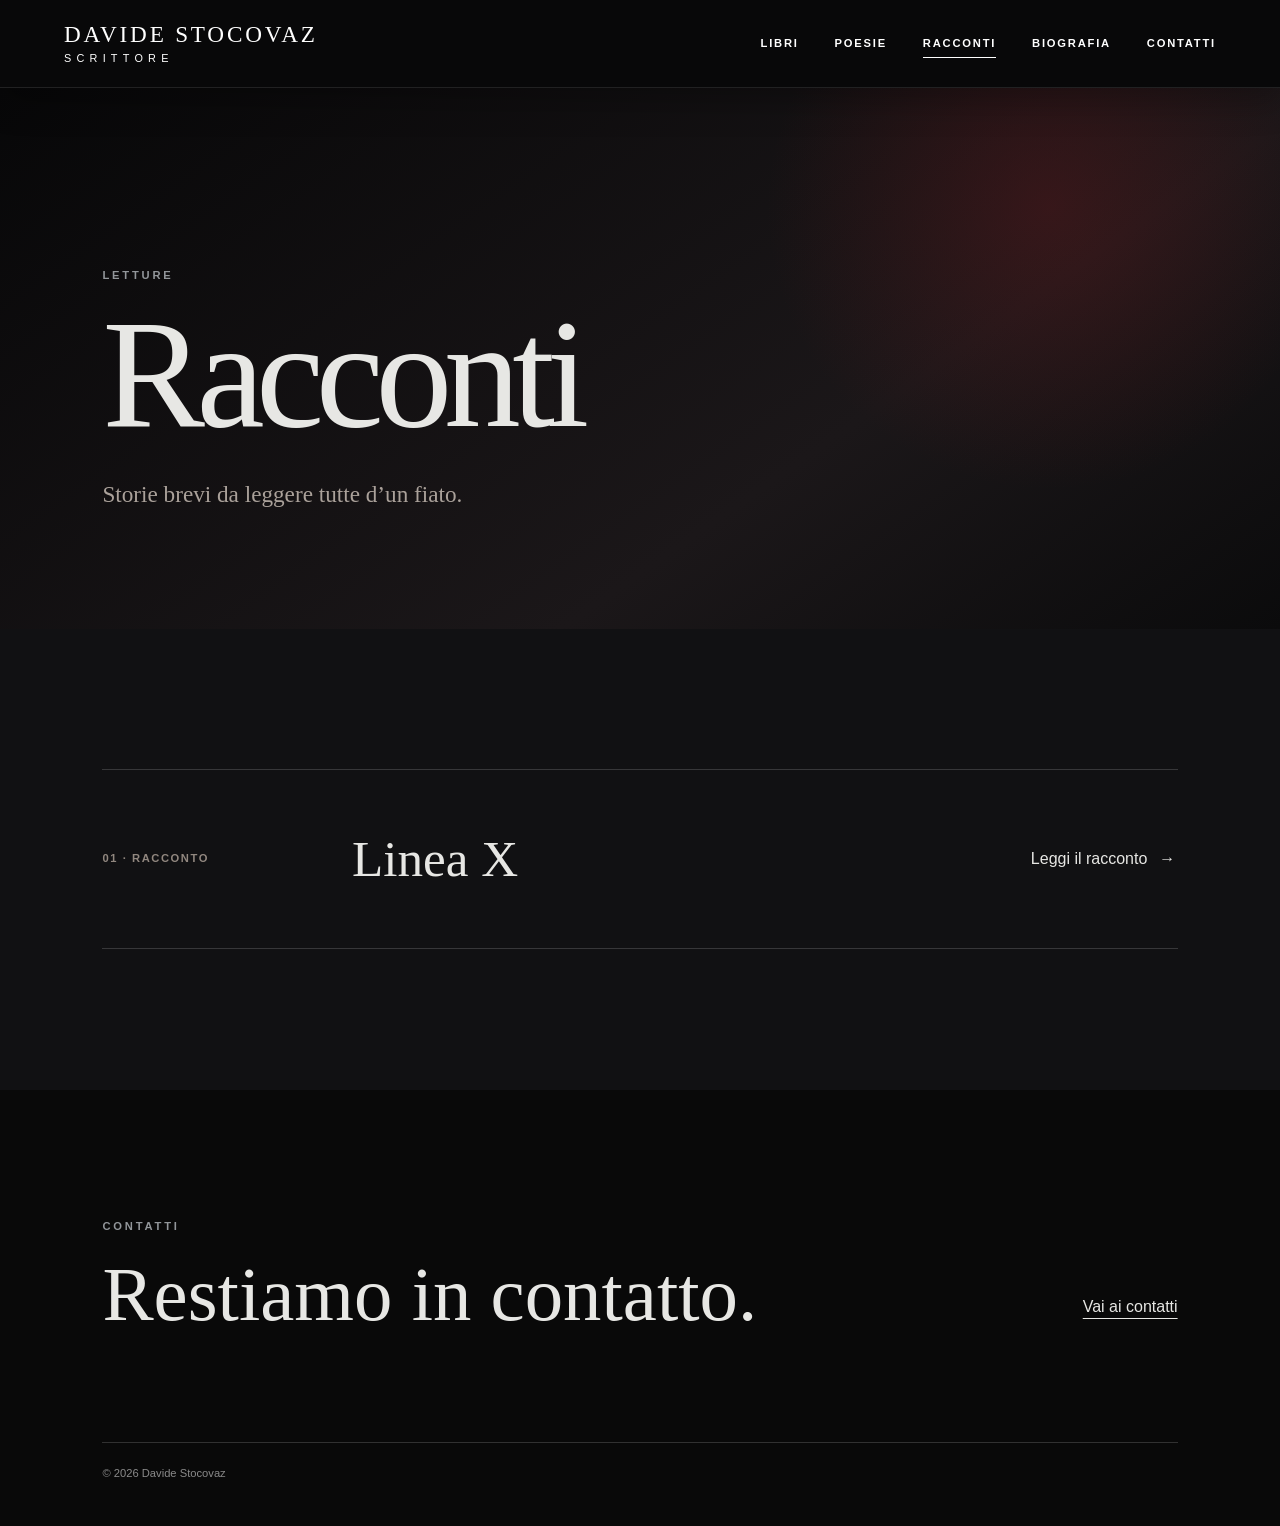
<file: racconti.html>
<!doctype html>
<html lang="it">
  <head>
    <meta charset="UTF-8" />
    <meta name="viewport" content="width=device-width, initial-scale=1.0" />
    <meta name="description" content="I racconti di Davide Stocovaz." />
    <title>Racconti — Davide Stocovaz</title>
    <link rel="icon" href="favicon.svg" type="image/svg+xml" />
    <link rel="stylesheet" href="styles.css" />
  </head>
  <body class="inner-page">
    <a class="skip-link" href="#main-content">Vai al contenuto</a>
    <header class="site-header">
      <a class="brand" href="index.html" aria-label="Torna alla pagina iniziale"><span class="brand-name">Davide Stocovaz</span><span class="brand-role">Scrittore</span></a>
      <nav class="desktop-nav" aria-label="Navigazione principale"><a href="libri.html">Libri</a><a href="poesie.html">Poesie</a><a href="racconti.html" aria-current="page">Racconti</a><a href="biografia.html">Biografia</a><a href="contatti.html">Contatti</a></nav>
      <button class="menu-button" type="button" aria-expanded="false" aria-controls="main-menu" aria-label="Apri il menu"><span></span><span></span></button>
    </header>
    <nav class="menu-panel" id="main-menu" aria-hidden="true" inert><div class="menu-inner"><p class="menu-label">Esplora</p><a href="index.html">Home</a><a href="libri.html">Libri</a><a href="poesie.html">Poesie</a><a href="racconti.html" aria-current="page">Racconti</a><a href="biografia.html">Biografia</a><a href="contatti.html">Contatti</a></div></nav>
    <main class="page-main" id="main-content">
      <section class="page-hero"><p class="eyebrow">Letture</p><h1>Racconti</h1><p>Storie brevi da leggere tutte d’un fiato.</p></section>
      <section class="page-content text-list">
        <article class="text-card">
          <p>01 · Racconto</p>
          <h2><a href="racconto-linea-x.html">Linea X</a></h2>
          <a class="story-card-link" href="racconto-linea-x.html">Leggi il racconto <span>→</span></a>
        </article>
      </section>
    </main>
    <footer><div><p class="eyebrow">Contatti</p><h2>Restiamo in contatto.</h2></div><a href="contatti.html">Vai ai contatti</a><p class="copyright">© <span id="current-year"></span> Davide Stocovaz</p></footer>
    <script src="script.js"></script>
  </body>
</html>
</file>
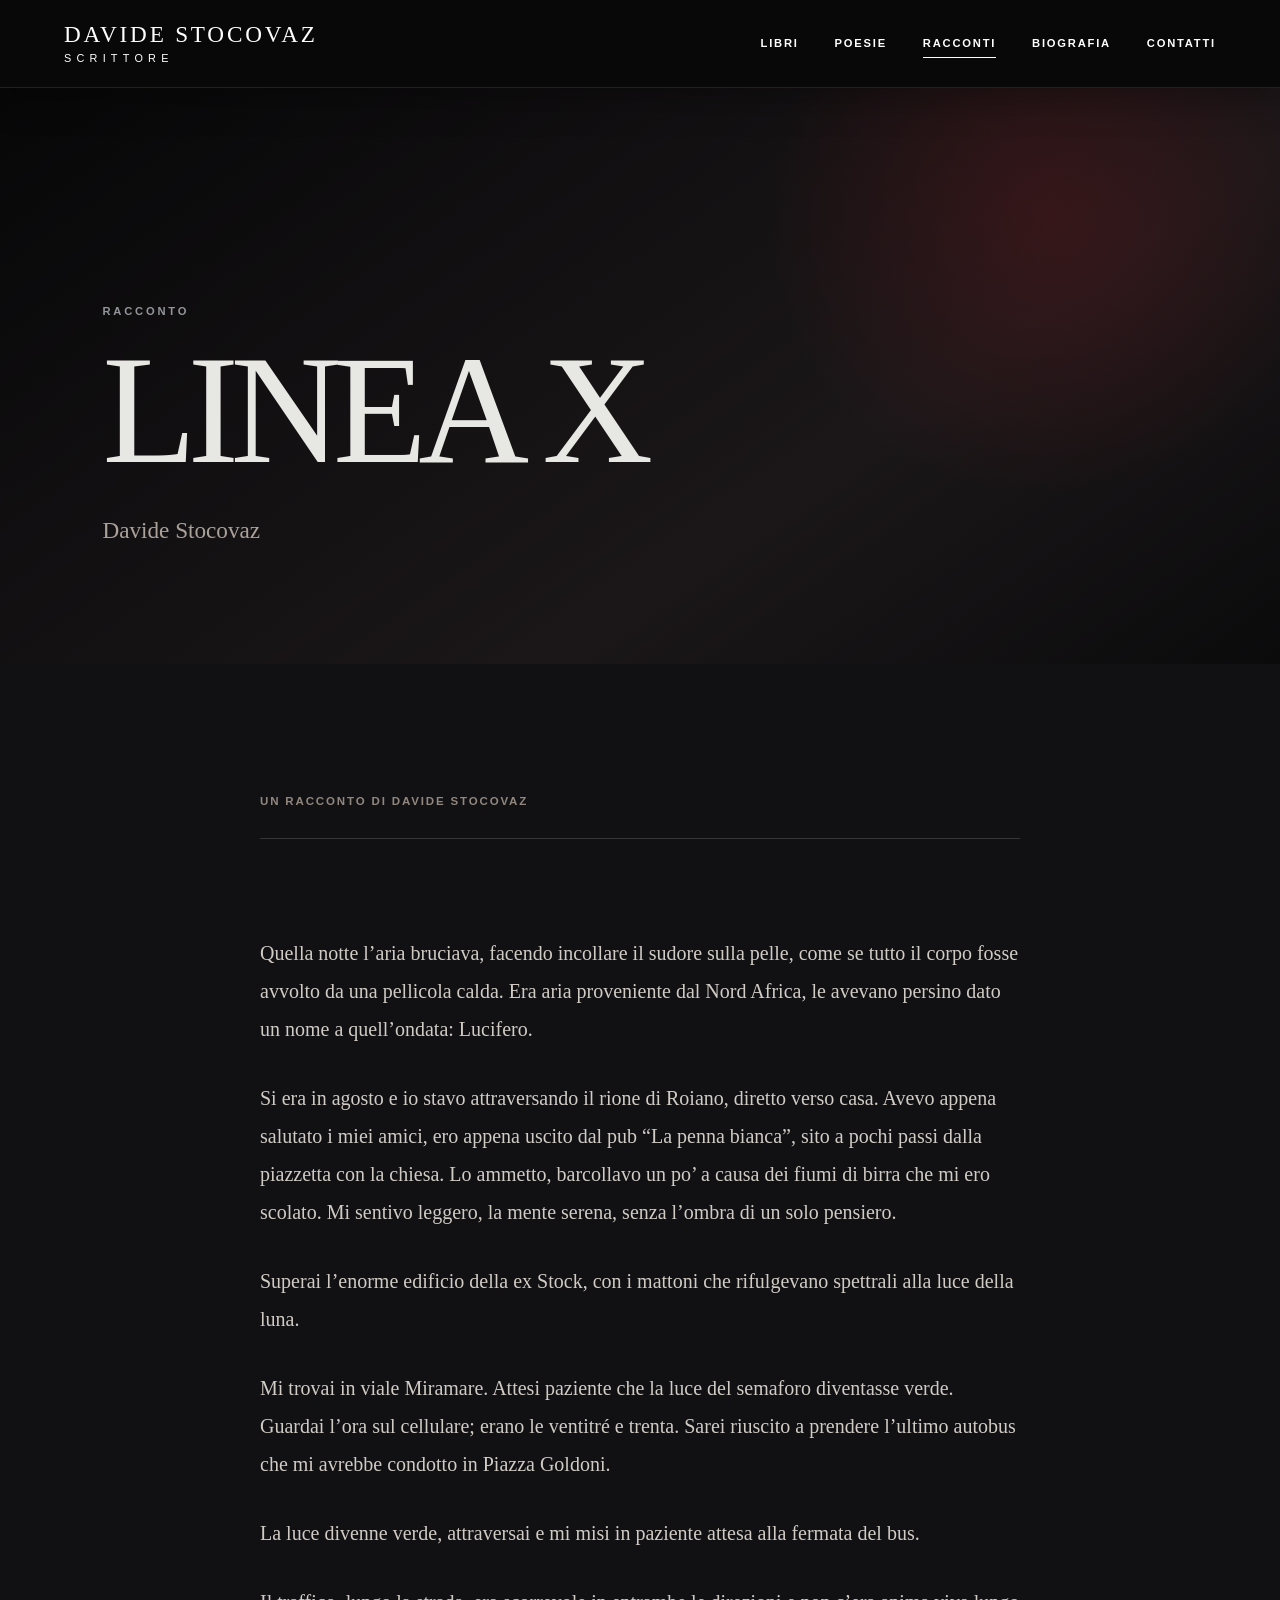
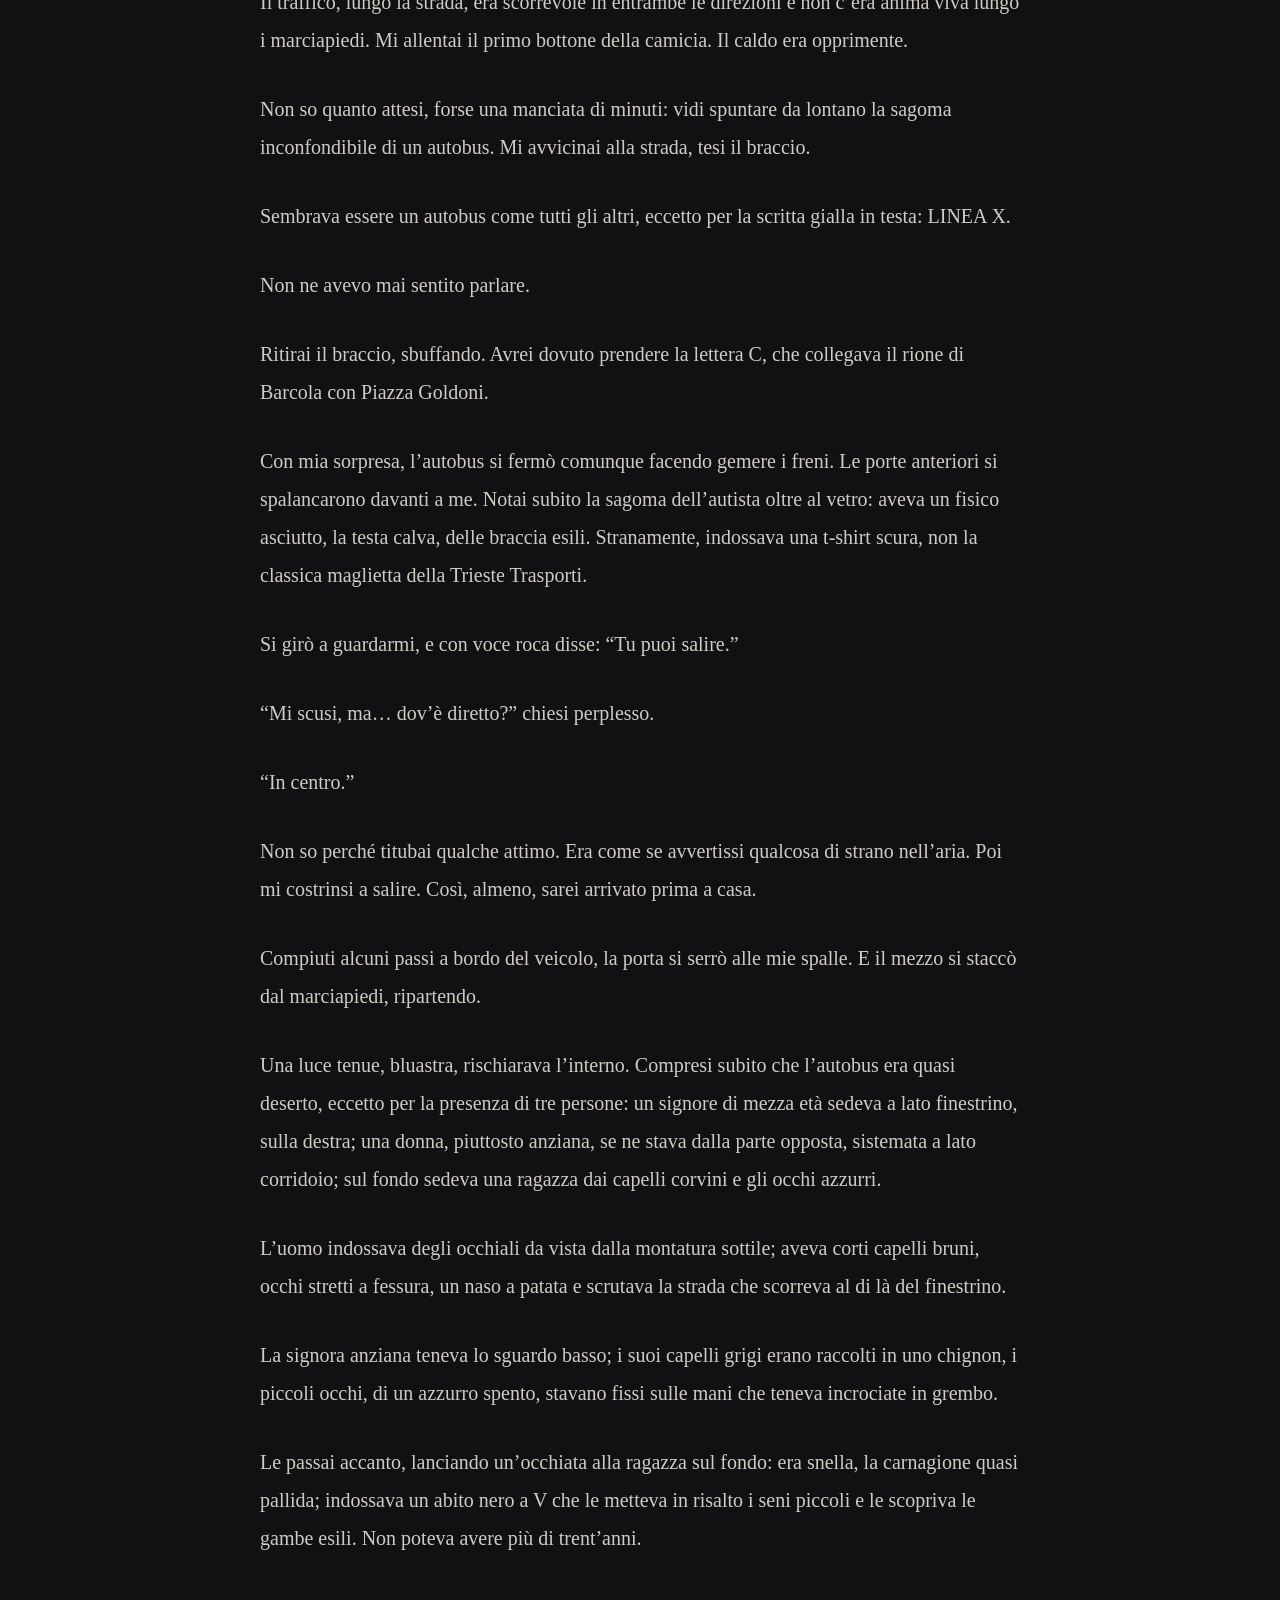
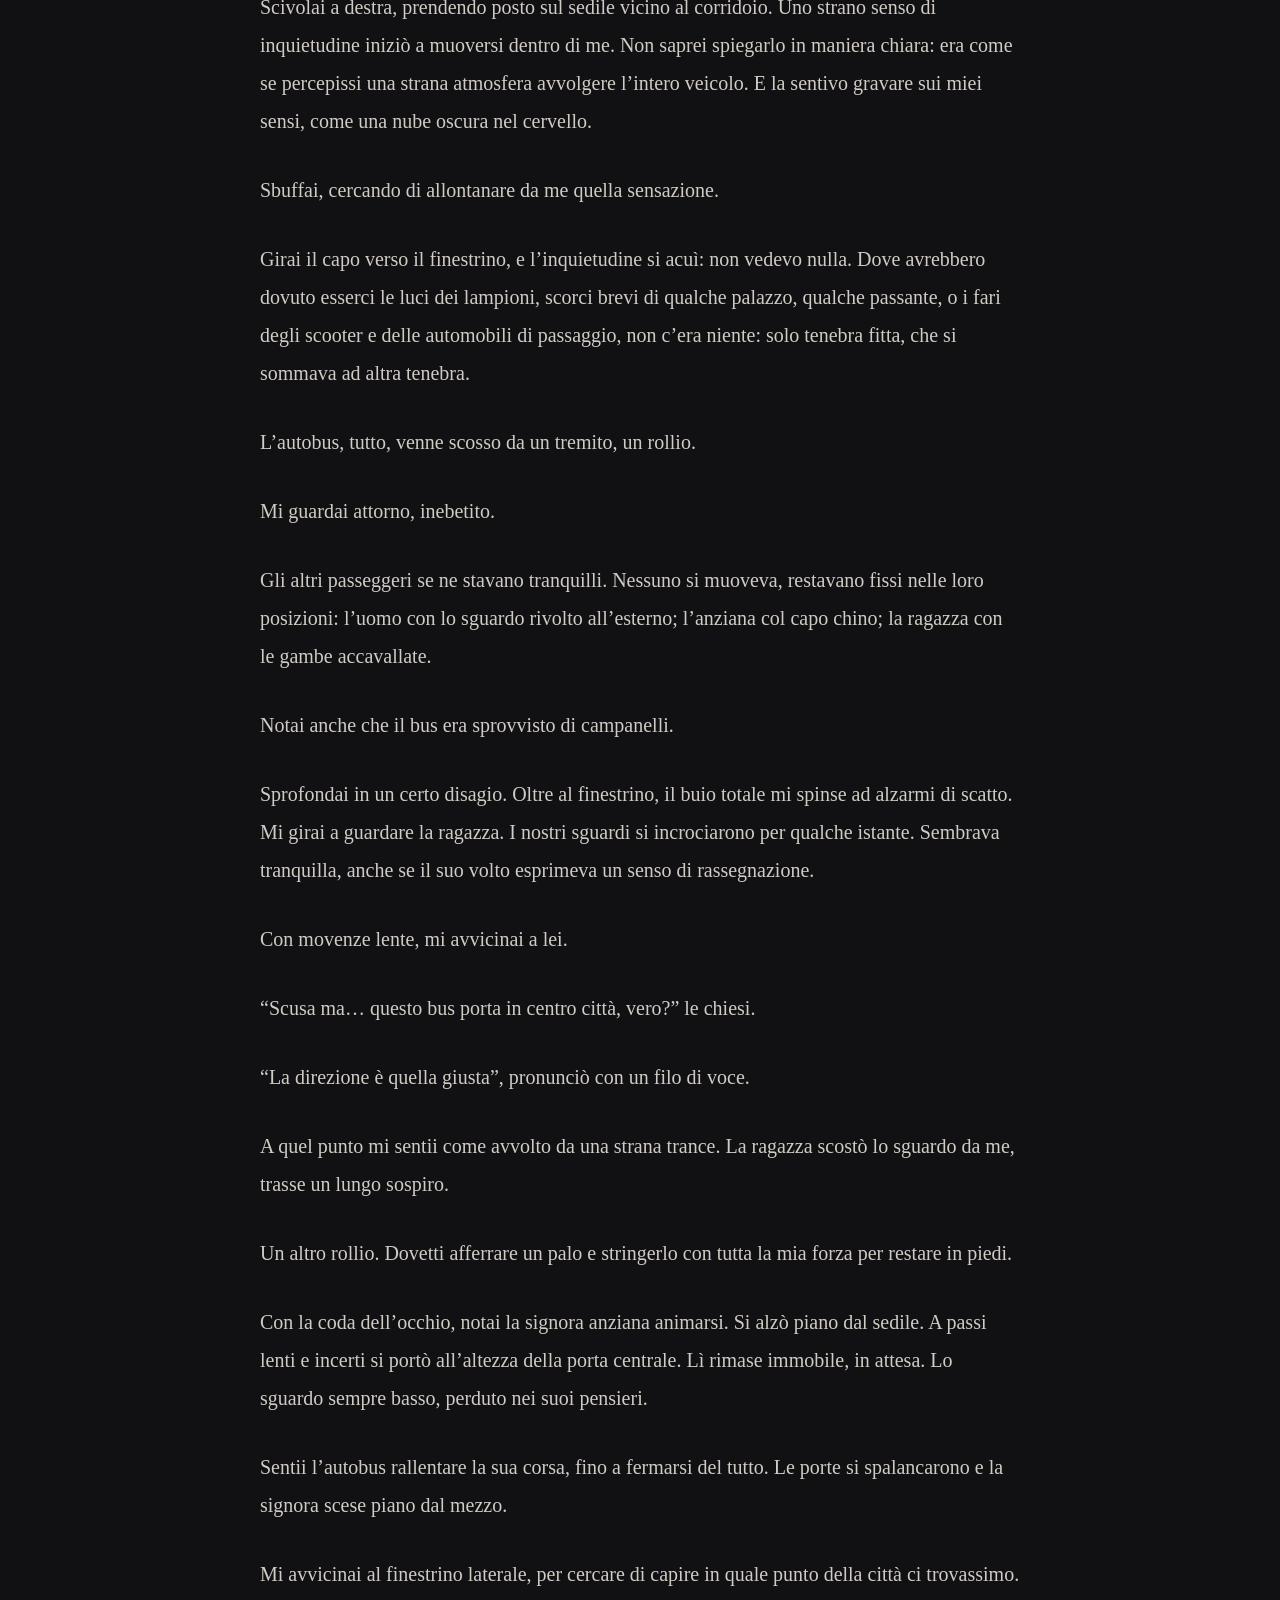
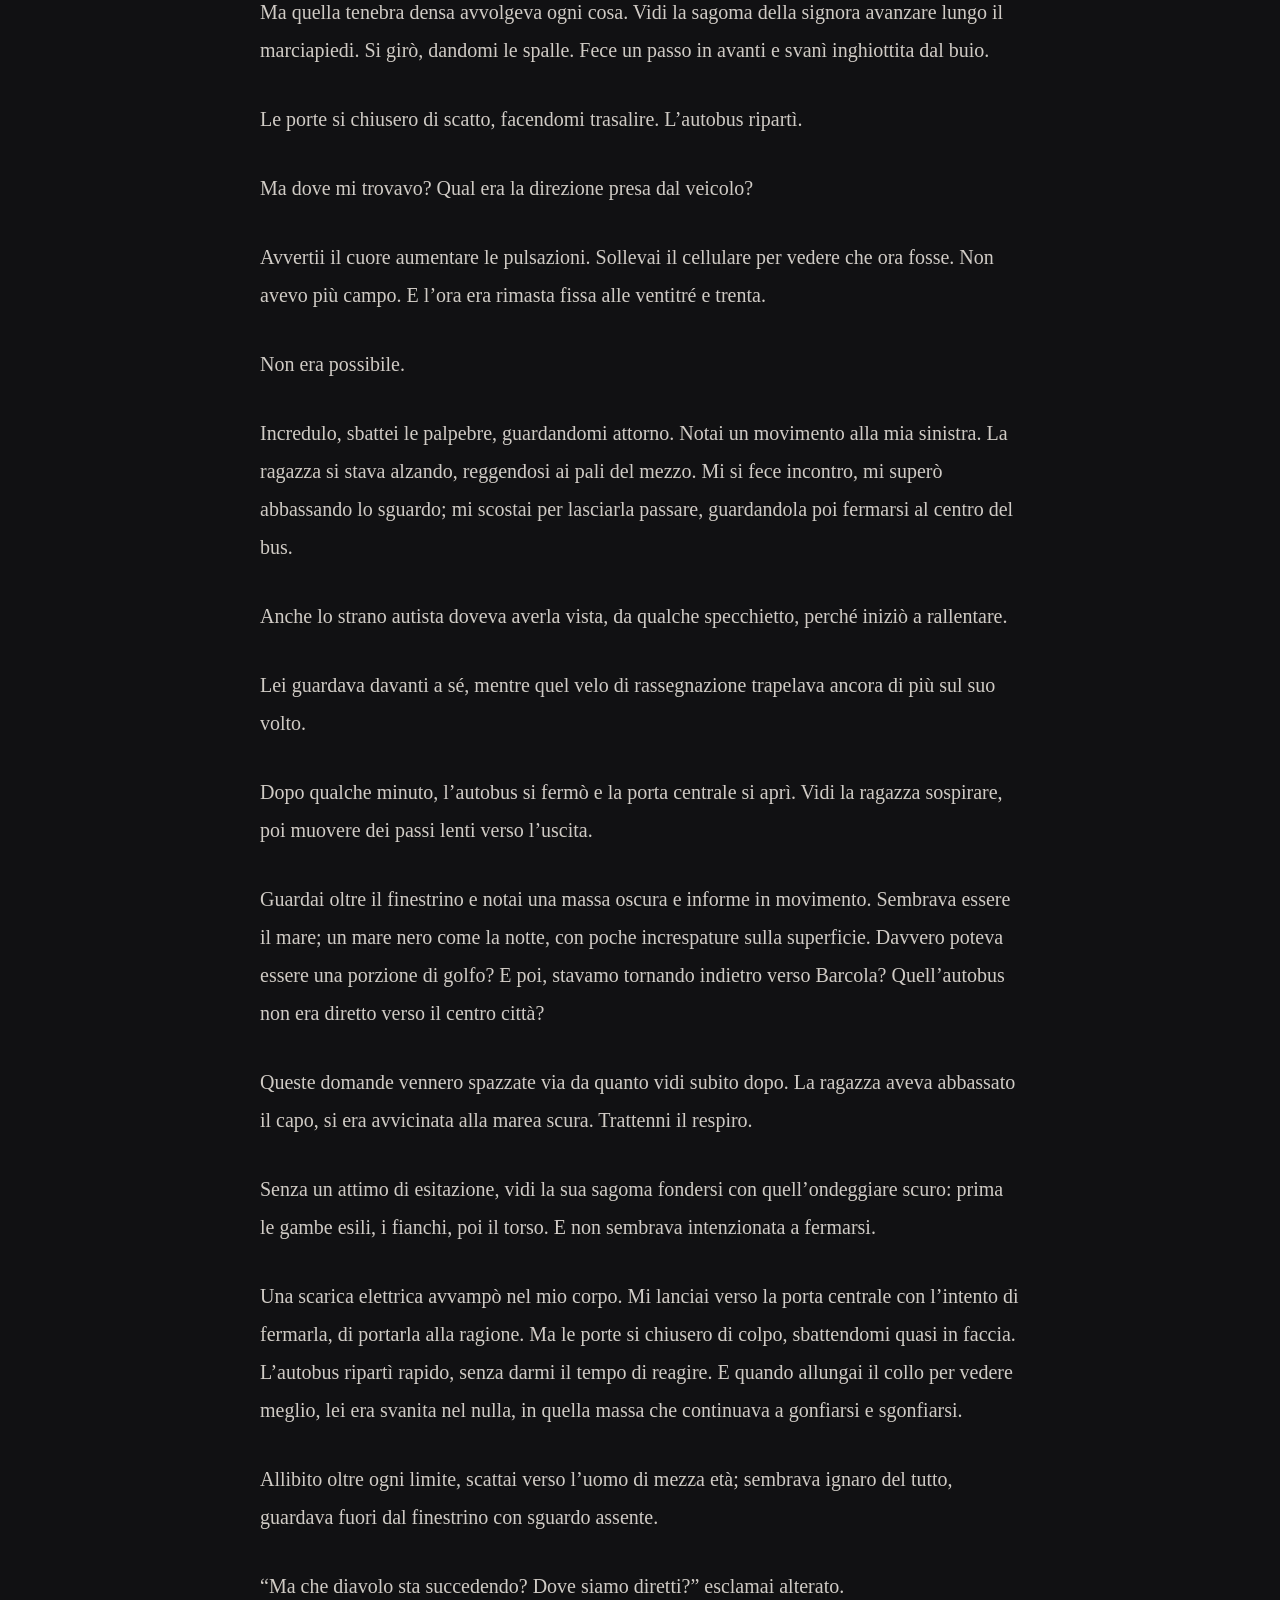
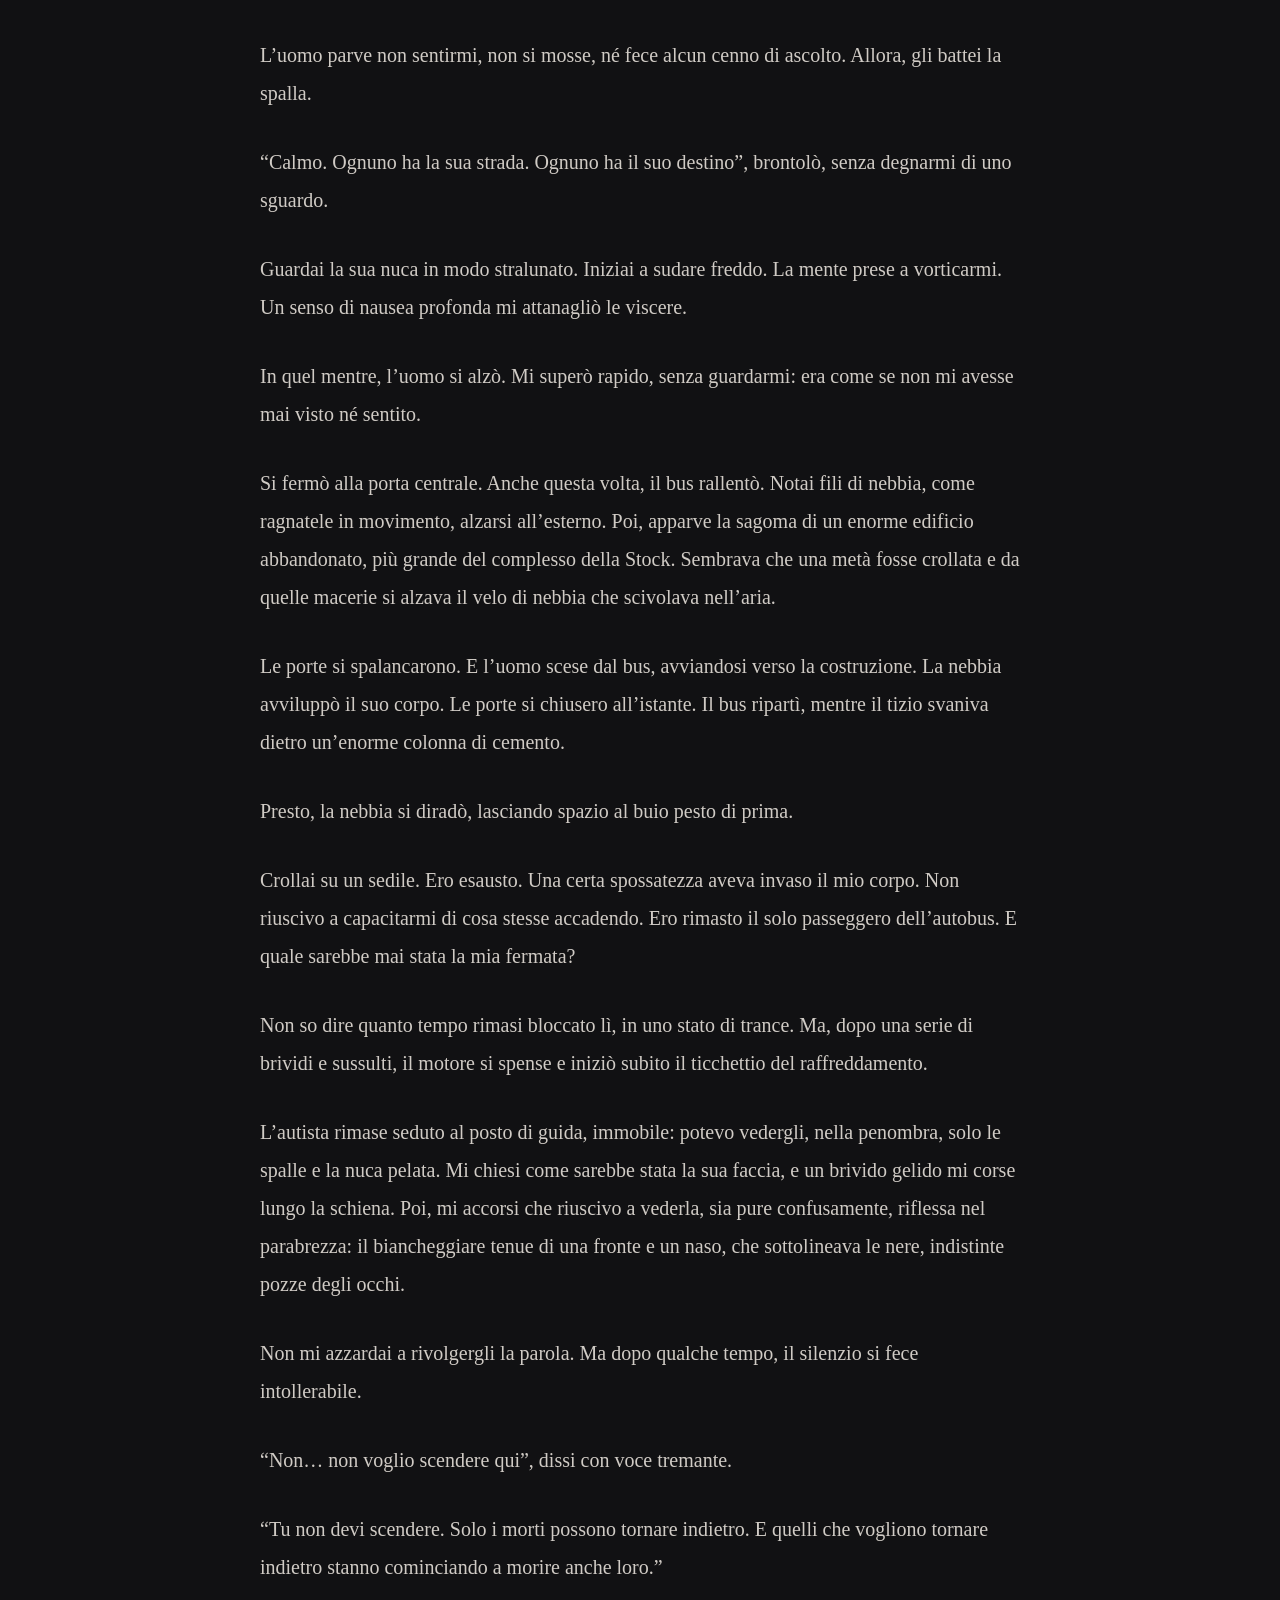
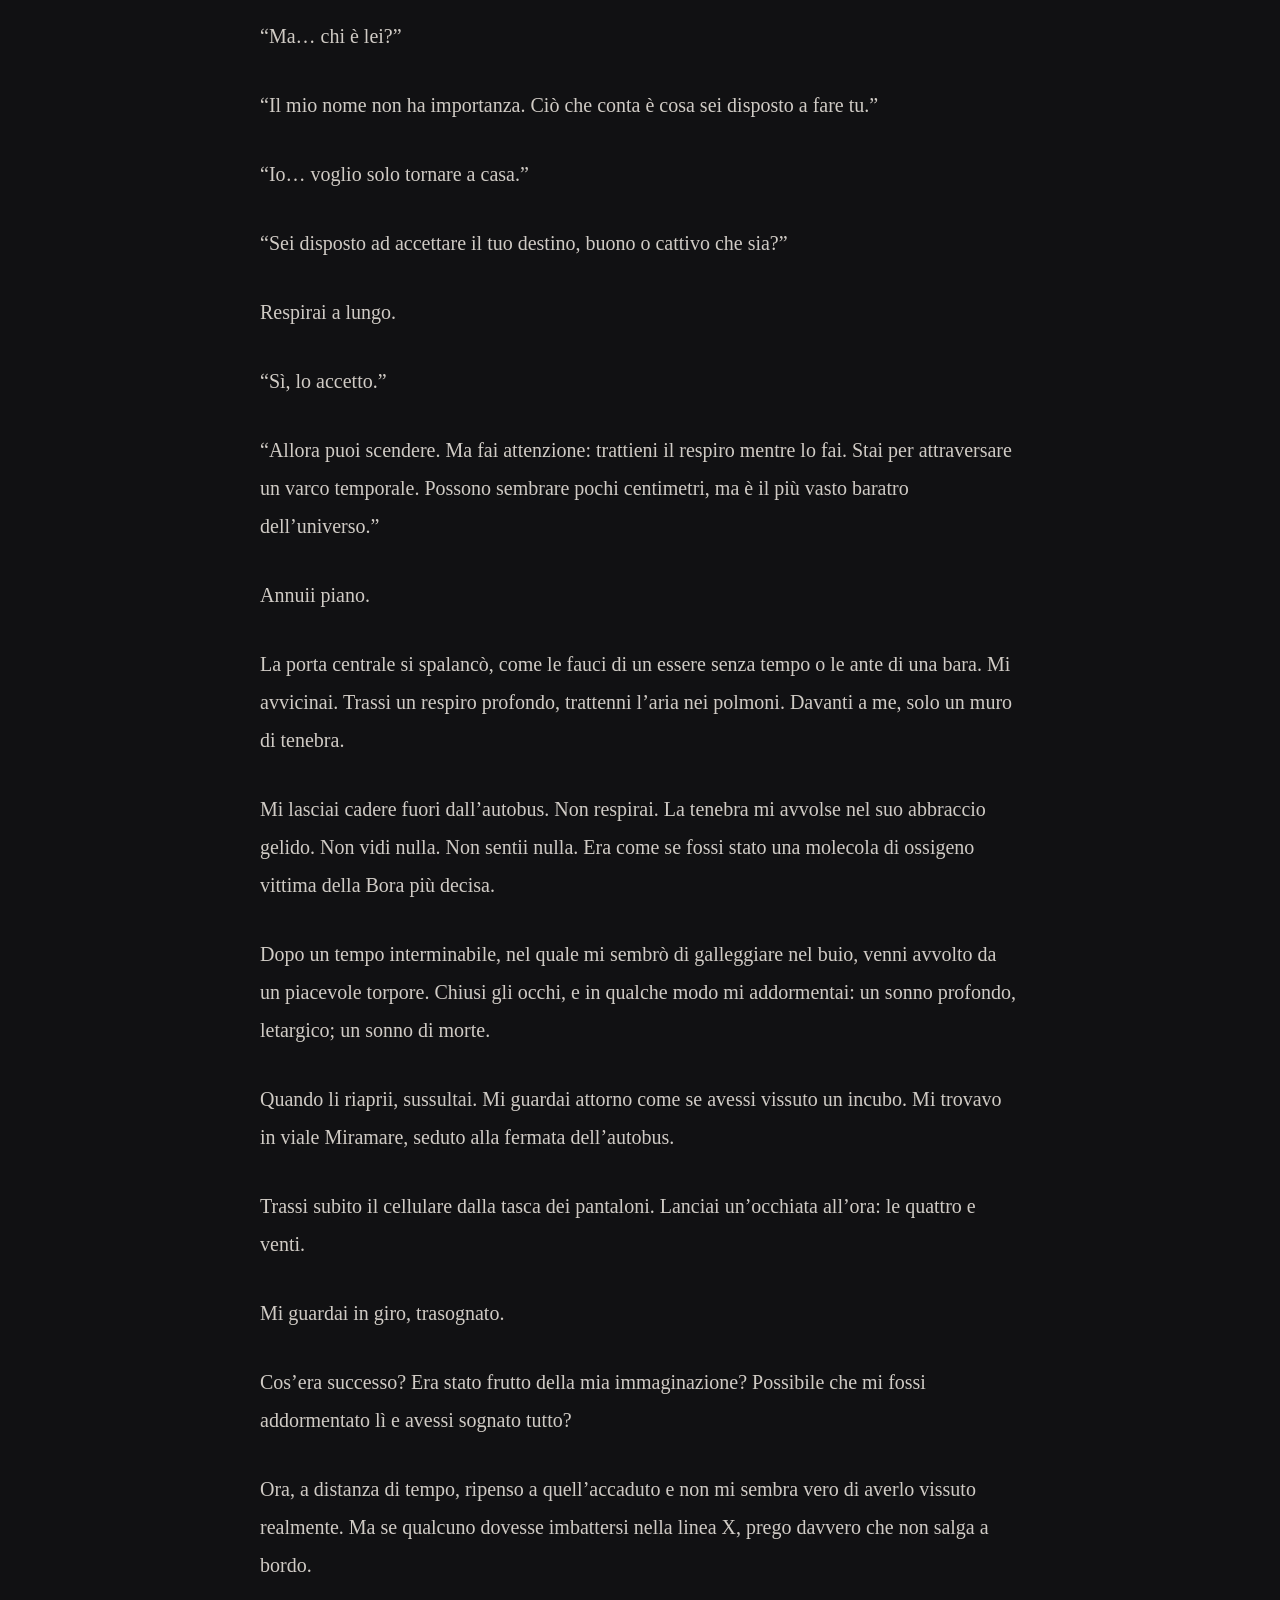
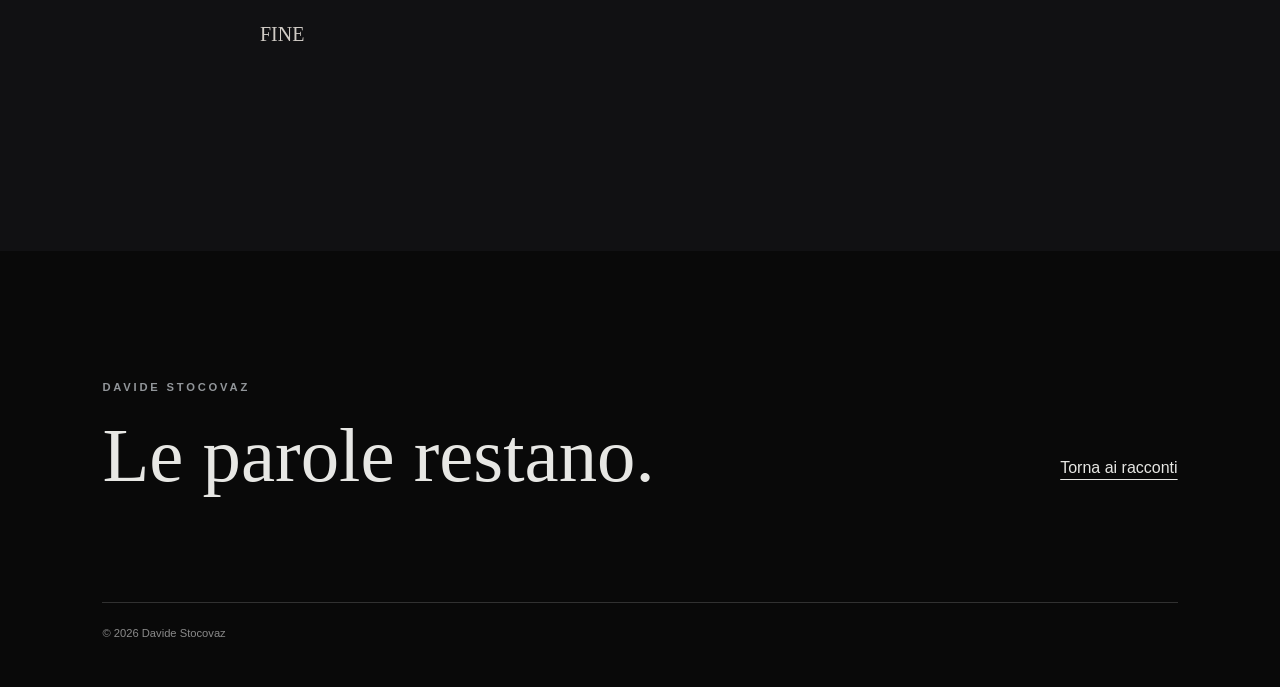
<file: racconto-linea-x.html>
<!doctype html>
<html lang="it">
  <head>
    <meta charset="UTF-8" />
    <meta name="viewport" content="width=device-width, initial-scale=1.0" />
    <meta name="robots" content="noindex" />
    <title>Linea X — Davide Stocovaz</title>
    <link rel="canonical" href="racconto.html?storia=linea-x" />
    <meta http-equiv="refresh" content="0; url=racconto.html?storia=linea-x" />
    <script>
      window.location.replace("racconto.html?storia=linea-x");
    </script>
  </head>
  <body>
    <p><a href="racconto.html?storia=linea-x">Leggi “Linea X”</a></p>
  </body>
</html>
</file>
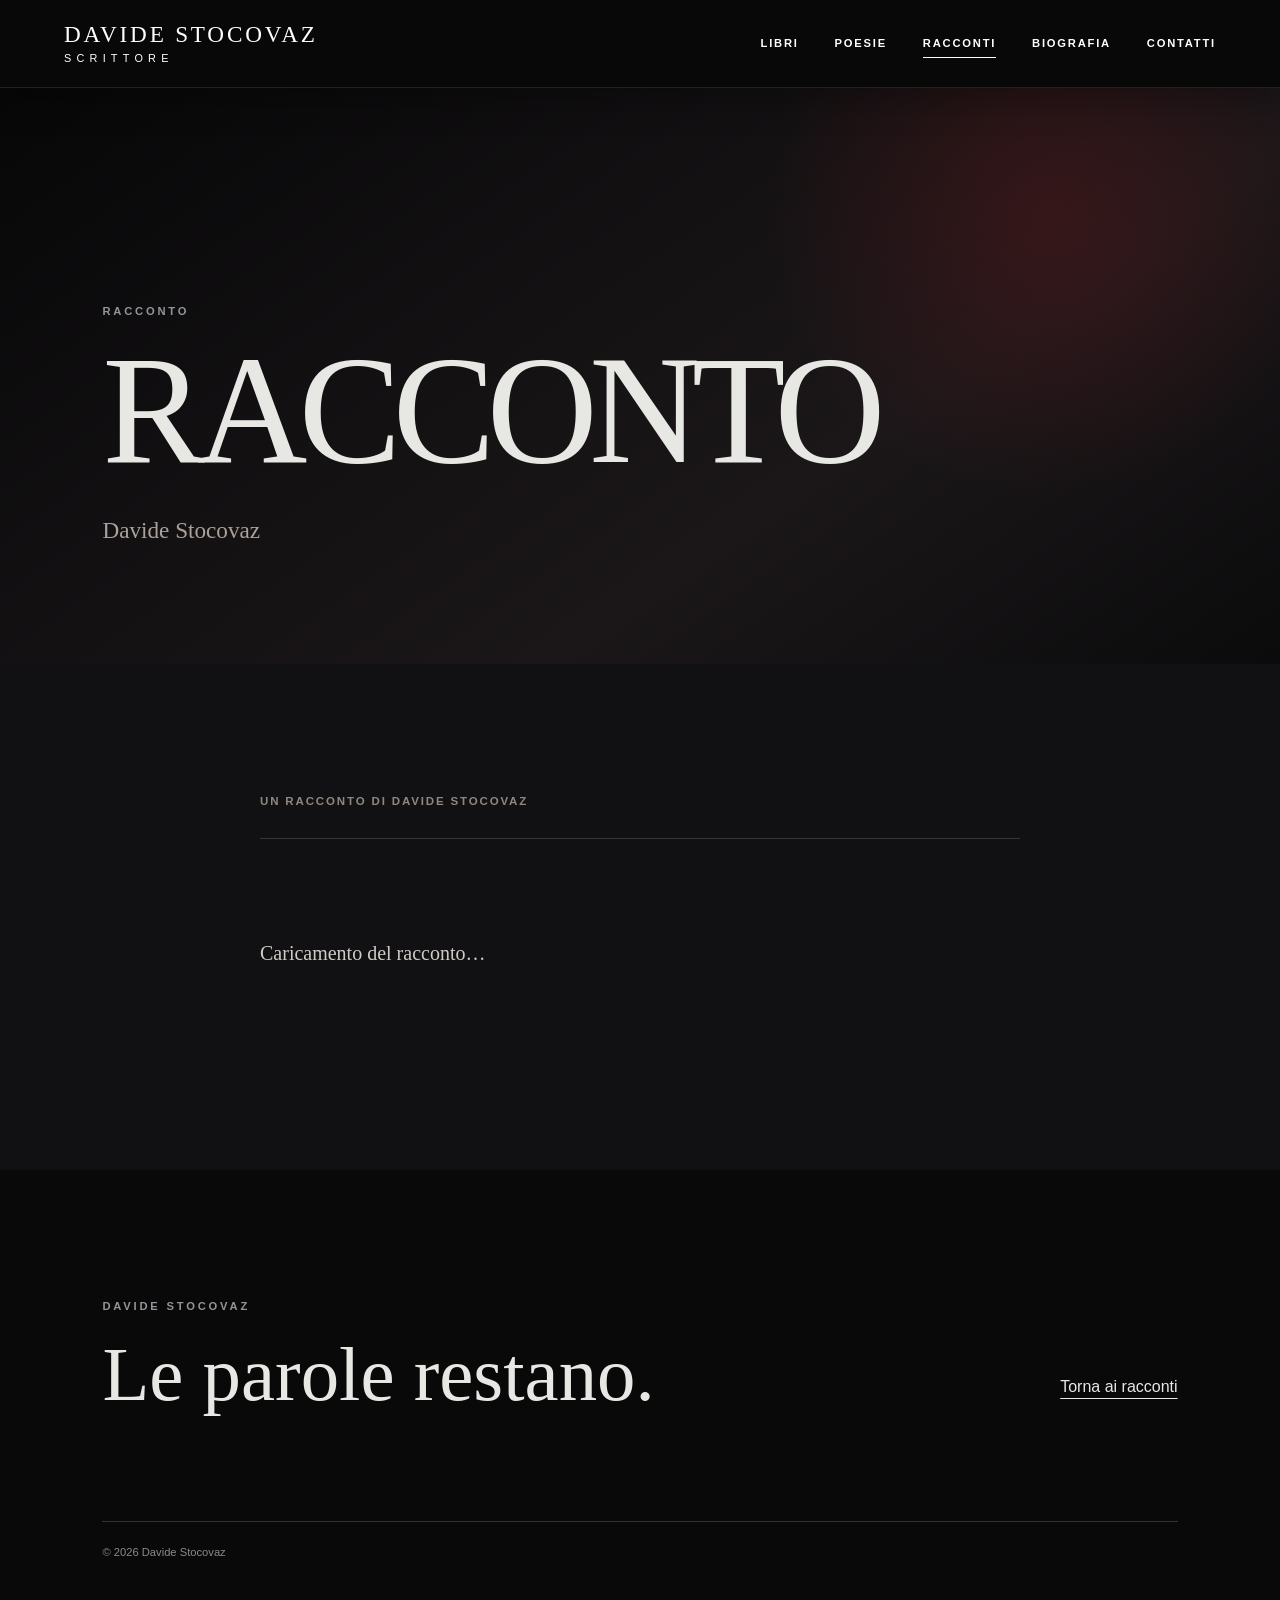
<file: racconto.html>
<!doctype html>
<html lang="it">
  <head>
    <meta charset="UTF-8" />
    <meta name="viewport" content="width=device-width, initial-scale=1.0" />
    <meta name="description" content="Un racconto di Davide Stocovaz." />
    <title>Racconto — Davide Stocovaz</title>
    <link rel="icon" href="favicon.svg" type="image/svg+xml" />
    <link rel="stylesheet" href="styles.css" />
  </head>
  <body class="inner-page" data-content-page="story">
    <a class="skip-link" href="#main-content">Vai al contenuto</a>
    <header class="site-header">
      <a class="brand" href="index.html" aria-label="Torna alla pagina iniziale"><span class="brand-name">Davide Stocovaz</span><span class="brand-role">Scrittore</span></a>
      <nav class="desktop-nav" aria-label="Navigazione principale"><a href="libri.html">Libri</a><a href="poesie.html">Poesie</a><a href="racconti.html" aria-current="page">Racconti</a><a href="biografia.html">Biografia</a><a href="contatti.html">Contatti</a></nav>
      <button class="menu-button" type="button" aria-expanded="false" aria-controls="main-menu" aria-label="Apri il menu"><span></span><span></span></button>
    </header>
    <nav class="menu-panel" id="main-menu" aria-hidden="true" inert><div class="menu-inner"><p class="menu-label">Esplora</p><a href="index.html">Home</a><a href="libri.html">Libri</a><a href="poesie.html">Poesie</a><a href="racconti.html" aria-current="page">Racconti</a><a href="biografia.html">Biografia</a><a href="contatti.html">Contatti</a></div></nav>
    <main class="page-main" id="main-content">
      <section class="page-hero story-reading-hero"><p class="eyebrow">Racconto</p><h1>Racconto</h1><p>Davide Stocovaz</p></section>
      <article class="story-reading"><div class="story-reading-inner"><p class="story-byline">Un racconto di Davide Stocovaz</p><div class="story-copy"><p>Caricamento del racconto…</p></div></div></article>
    </main>
    <footer><div><p class="eyebrow">Davide Stocovaz</p><h2>Le parole restano.</h2></div><a href="racconti.html">Torna ai racconti</a><p class="copyright">© <span id="current-year"></span> Davide Stocovaz</p></footer>
    <script src="script.js"></script>
    <script src="site-content.js"></script>
  </body>
</html>
</file>
<file: styles.css>
:root {
  color-scheme: dark;
  --ink: #151515;
  --paper: #e7e7e4;
  --cream: #c7c8c5;
  --wine: #30070b;
  --muted: #92969a;
  --line-dark: rgba(255, 255, 255, 0.16);
  --line-light: rgba(255, 255, 255, 0.13);
}

* {
  box-sizing: border-box;
}

html {
  scroll-behavior: smooth;
}

body {
  margin: 0;
  background: var(--ink);
  color: var(--paper);
  font-family: Arial, Helvetica, sans-serif;
  line-height: 1.6;
}

body.menu-open {
  overflow: hidden;
}

a {
  color: inherit;
}

.skip-link {
  position: fixed;
  z-index: 100;
  top: 10px;
  left: 10px;
  padding: 10px 14px;
  background: var(--paper);
  color: var(--ink);
  transform: translateY(-160%);
}

.skip-link:focus {
  transform: translateY(0);
}

.site-header {
  position: fixed;
  z-index: 20;
  top: 0;
  left: 0;
  width: 100%;
  display: flex;
  align-items: center;
  justify-content: space-between;
  min-height: 88px;
  padding: 18px clamp(22px, 5vw, 76px);
  border-bottom: 1px solid rgba(255, 255, 255, 0.1);
  background: rgba(8, 8, 9, 0.92);
  box-shadow: 0 12px 35px rgba(0, 0, 0, 0.28);
  backdrop-filter: blur(12px);
}

.brand {
  display: inline-flex;
  flex-direction: column;
  color: #fff;
  line-height: 1;
  text-decoration: none;
  text-transform: uppercase;
}

.brand-name {
  font-family: Georgia, "Times New Roman", serif;
  font-size: 1.45rem;
  letter-spacing: 0.12em;
}

.brand-role {
  margin-top: 7px;
  font-size: 0.68rem;
  letter-spacing: 0.48em;
}

.desktop-nav {
  display: flex;
  align-items: center;
  gap: clamp(22px, 2.8vw, 48px);
  color: #fff;
}

.desktop-nav a {
  position: relative;
  padding: 8px 0;
  font-size: 0.7rem;
  font-weight: 700;
  letter-spacing: 0.16em;
  text-decoration: none;
  text-transform: uppercase;
}

.desktop-nav a::after {
  content: "";
  position: absolute;
  right: 0;
  bottom: 2px;
  left: 0;
  height: 1px;
  background: currentColor;
  transform: scaleX(0);
  transform-origin: right;
  transition: transform 180ms ease;
}

.desktop-nav a:hover::after,
.desktop-nav a:focus-visible::after,
.desktop-nav a[aria-current="page"]::after {
  transform: scaleX(1);
  transform-origin: left;
}

.menu-button {
  display: none;
  position: relative;
  z-index: 30;
  width: 48px;
  height: 48px;
  padding: 0;
  border: 0;
  background: transparent;
  color: #fff;
  cursor: pointer;
}

.menu-button span {
  position: absolute;
  left: 8px;
  width: 32px;
  height: 1px;
  background: currentColor;
  transition: transform 220ms ease, top 220ms ease;
}

.menu-button span:first-child {
  top: 18px;
}

.menu-button span:last-child {
  top: 29px;
}

.menu-button[aria-expanded="true"] span:first-child {
  top: 24px;
  transform: rotate(45deg);
}

.menu-button[aria-expanded="true"] span:last-child {
  top: 24px;
  transform: rotate(-45deg);
}

.menu-panel {
  position: fixed;
  z-index: 15;
  inset: 0;
  display: flex;
  flex-direction: column;
  justify-content: center;
  padding: 110px clamp(24px, 10vw, 160px) 50px;
  background: #0d0d0d;
  overflow-y: auto;
  overscroll-behavior: contain;
  visibility: hidden;
  opacity: 0;
  transform: translateY(-16px);
  transition: opacity 250ms ease, transform 250ms ease, visibility 250ms;
}

.menu-panel.is-open {
  visibility: visible;
  opacity: 1;
  transform: translateY(0);
}

@media (min-width: 761px) {
  .menu-panel {
    display: none;
  }
}

.menu-inner {
  display: flex;
  flex-direction: column;
  align-items: flex-start;
}

.menu-label,
.eyebrow {
  margin: 0 0 22px;
  color: var(--muted);
  font-size: 0.7rem;
  font-weight: 700;
  letter-spacing: 0.25em;
  text-transform: uppercase;
}

.menu-inner a {
  font-family: Georgia, "Times New Roman", serif;
  font-size: clamp(2.6rem, 7vw, 6.2rem);
  line-height: 1.08;
  text-decoration: none;
  transition: color 160ms ease, transform 160ms ease;
}

.menu-inner a:hover,
.menu-inner a:focus-visible,
.menu-inner a[aria-current="page"] {
  color: #ba7774;
  transform: translateX(12px);
}

.menu-signature {
  position: absolute;
  right: clamp(24px, 6vw, 90px);
  bottom: 42px;
  color: var(--muted);
  font-family: Georgia, "Times New Roman", serif;
  font-style: italic;
}

.hero {
  position: relative;
  min-height: 100svh;
  display: flex;
  align-items: flex-end;
  overflow: hidden;
  padding: 160px clamp(24px, 8vw, 120px) 11vh;
  background:
    radial-gradient(circle at 78% 28%, rgba(82, 7, 13, 0.32), transparent 25%),
    linear-gradient(120deg, #050506 16%, #151619 58%, #080809 100%);
}

.hero::before {
  content: "";
  position: absolute;
  z-index: 1;
  inset: 0;
  background:
    linear-gradient(90deg, rgba(5, 5, 6, 0.92) 0%, rgba(8, 8, 9, 0.58) 38%, rgba(8, 8, 9, 0.12) 68%, rgba(8, 8, 9, 0.03) 100%),
    radial-gradient(circle at 72% 35%, rgba(82, 7, 13, 0.18), transparent 38%);
  pointer-events: none;
}

.hero::after {
  content: "";
  position: absolute;
  z-index: 1;
  inset: 0;
  opacity: 0.16;
  background-image: url("data:image/svg+xml,%3Csvg viewBox='0 0 180 180' xmlns='http://www.w3.org/2000/svg'%3E%3Cfilter id='n'%3E%3CfeTurbulence type='fractalNoise' baseFrequency='.85' numOctaves='4' stitchTiles='stitch'/%3E%3C/filter%3E%3Crect width='100%25' height='100%25' filter='url(%23n)' opacity='.35'/%3E%3C/svg%3E");
  pointer-events: none;
}

.hero-shade {
  position: absolute;
  z-index: 2;
  inset: auto 0 0;
  height: 62%;
  background: linear-gradient(transparent 0%, rgba(8, 8, 9, 0.42) 48%, rgba(14, 14, 16, 0.88) 82%, #111113 100%);
}

.hero-content {
  position: relative;
  z-index: 2;
  max-width: 900px;
}

.home-author-photo {
  position: absolute;
  top: 0;
  right: 0;
  bottom: 0;
  width: 58%;
  margin: 0;
  overflow: hidden;
}

.home-author-photo::after {
  content: "";
  position: absolute;
  inset: 0;
  background:
    linear-gradient(90deg, rgba(5, 5, 6, 0.84) 0%, transparent 24%),
    linear-gradient(0deg, rgba(5, 5, 6, 0.65) 0%, transparent 30%);
}

.home-author-photo img {
  width: 100%;
  height: 100%;
  display: block;
  object-fit: cover;
  object-position: center 24%;
  filter: saturate(0.95) contrast(1.04) brightness(0.86);
}

.home-author-photo figcaption {
  position: absolute;
  z-index: 2;
  right: clamp(22px, 4vw, 58px);
  bottom: 28px;
  color: rgba(231, 231, 228, 0.58);
  font-size: 0.58rem;
  letter-spacing: 0.12em;
  text-transform: uppercase;
}

.hero h1,
.section h2,
footer h2 {
  margin: 0;
  font-family: Georgia, "Times New Roman", serif;
  font-weight: 400;
  line-height: 0.96;
}

.hero h1 {
  max-width: 900px;
  font-size: clamp(3.4rem, 9vw, 8.8rem);
  letter-spacing: -0.045em;
}

.hero-copy {
  max-width: 590px;
  margin: 36px 0 30px;
  color: var(--cream);
  font-family: Georgia, "Times New Roman", serif;
  font-size: clamp(1.05rem, 1.8vw, 1.35rem);
}

.text-link,
.book-info a,
.placeholder-link {
  display: inline-flex;
  gap: 16px;
  align-items: center;
  border-bottom: 1px solid currentColor;
  padding-bottom: 5px;
  font-size: 0.76rem;
  font-weight: 700;
  letter-spacing: 0.12em;
  text-decoration: none;
  text-transform: uppercase;
}

.text-link span,
.book-info a span {
  font-size: 1.1rem;
  transition: transform 160ms ease;
}

.text-link:hover span,
.book-info a:hover span {
  transform: translateX(5px);
}

.scroll-note {
  position: absolute;
  z-index: 2;
  right: clamp(24px, 5vw, 76px);
  bottom: 12vh;
  color: var(--muted);
  font-size: 0.7rem;
  letter-spacing: 0.3em;
  text-transform: uppercase;
  writing-mode: vertical-rl;
}

.section {
  padding: clamp(90px, 12vw, 170px) clamp(24px, 8vw, 120px);
}

.works {
  position: relative;
  background: #111113;
  color: var(--paper);
}

.works::before {
  content: "";
  position: absolute;
  z-index: 0;
  top: -120px;
  right: 0;
  left: 0;
  height: 120px;
  background: linear-gradient(transparent, #111113);
  pointer-events: none;
}

.works > * {
  position: relative;
  z-index: 1;
}

.section-heading {
  display: grid;
  grid-template-columns: 1fr 2fr 1fr;
  gap: 38px;
  align-items: end;
  margin-bottom: 80px;
}

.section-heading .eyebrow,
.stories .eyebrow,
.bio .eyebrow {
  color: #9c8e83;
}

.section-heading h2,
.bio h2 {
  font-size: clamp(3.6rem, 8vw, 7rem);
  letter-spacing: -0.045em;
}

.section-heading > p:last-child {
  margin: 0;
  color: #aaa19a;
}

.book-grid {
  display: grid;
  grid-template-columns: repeat(3, minmax(0, 1fr));
  gap: clamp(24px, 4vw, 62px);
}

.book-card {
  min-width: 0;
}

.book-cover {
  aspect-ratio: 2 / 3;
  display: flex;
  flex-direction: column;
  justify-content: space-between;
  padding: clamp(24px, 3vw, 42px);
  color: #f7f2e9;
  box-shadow: 0 24px 45px rgba(0, 0, 0, 0.18);
  transition: transform 250ms ease, box-shadow 250ms ease;
}

.book-card:hover .book-cover {
  transform: translateY(-9px);
  box-shadow: 0 34px 55px rgba(0, 0, 0, 0.23);
}

.cover-one {
  background:
    linear-gradient(rgba(0, 0, 0, 0.15), rgba(0, 0, 0, 0.68)),
    radial-gradient(circle at 60% 34%, #5d1118, transparent 28%), #0c0c0e;
}

.cover-two {
  background:
    linear-gradient(140deg, transparent 42%, rgba(0, 0, 0, 0.88)),
    linear-gradient(40deg, #090d12, #2b3035);
}

.cover-three {
  background:
    radial-gradient(circle at 50% 42%, rgba(118, 18, 26, 0.28), transparent 24%),
    linear-gradient(155deg, #241013, #070708 72%);
}

.cover-author,
.cover-kind {
  font-size: 0.7rem;
  font-weight: 700;
  letter-spacing: 0.25em;
  text-transform: uppercase;
}

.book-cover strong {
  font-family: Georgia, "Times New Roman", serif;
  font-size: clamp(1.7rem, 3vw, 3.1rem);
  font-weight: 400;
  line-height: 1;
}

.book-info {
  padding-top: 27px;
}

.book-info p,
.story-meta {
  margin: 0 0 7px;
  color: #9c9188;
  font-size: 0.67rem;
  font-weight: 700;
  letter-spacing: 0.18em;
  text-transform: uppercase;
}

.book-info h3,
.featured-story h3 {
  margin: 0 0 23px;
  font-family: Georgia, "Times New Roman", serif;
  font-size: clamp(1.5rem, 2.5vw, 2.2rem);
  font-weight: 400;
  line-height: 1.08;
}

.book-info a {
  font-size: 0.72rem;
}

.placeholder-link {
  color: #9c9188;
  border-bottom-color: transparent;
  cursor: default;
}

.featured-book-home,
.book-detail {
  display: grid;
  grid-template-columns: minmax(260px, 390px) minmax(0, 1fr);
  gap: clamp(45px, 8vw, 120px);
  align-items: center;
}

.book-cover-link,
.book-detail-cover {
  display: block;
  max-width: 390px;
}

.book-cover-image {
  width: 100%;
  height: auto;
  display: block;
  box-shadow: 0 28px 65px rgba(0, 0, 0, 0.48);
  transition: transform 250ms ease, box-shadow 250ms ease;
}

.book-cover-link:hover .book-cover-image,
.book-cover-link:focus-visible .book-cover-image {
  transform: translateY(-7px);
  box-shadow: 0 38px 75px rgba(0, 0, 0, 0.58);
}

.home-book-copy,
.book-detail-copy {
  max-width: 760px;
}

.book-detail + .book-detail {
  margin-top: clamp(80px, 11vw, 150px);
  padding-top: clamp(80px, 11vw, 150px);
  border-top: 1px solid var(--line-dark);
}

.home-book-copy h3,
.book-detail-copy h2 {
  margin: 0;
  font-family: Georgia, "Times New Roman", serif;
  font-weight: 400;
  line-height: 0.98;
}

.home-book-copy h3 {
  font-size: clamp(2.5rem, 5vw, 5rem);
}

.book-detail-copy h2 {
  font-size: clamp(3rem, 6.5vw, 6.4rem);
}

.book-tagline {
  margin: 30px 0;
  color: var(--cream);
  font-family: Georgia, "Times New Roman", serif;
  font-size: clamp(1.2rem, 2.1vw, 1.65rem);
  line-height: 1.45;
}

.book-description {
  margin-top: 45px;
  color: #b8afa9;
  font-family: Georgia, "Times New Roman", serif;
  font-size: 1.08rem;
}

.book-description p {
  margin: 0 0 22px;
}

.book-meta {
  display: grid;
  grid-template-columns: repeat(2, minmax(0, 1fr));
  margin: 48px 0 42px;
  border-top: 1px solid var(--line-dark);
}

.book-meta div {
  padding: 18px 18px 18px 0;
  border-bottom: 1px solid var(--line-dark);
}

.book-meta dt {
  color: #91877f;
  font-size: 0.66rem;
  font-weight: 700;
  letter-spacing: 0.14em;
  text-transform: uppercase;
}

.book-meta dd {
  margin: 4px 0 0;
  color: var(--paper);
}

.purchase-button {
  display: inline-flex;
  min-height: 50px;
  align-items: center;
  gap: 16px;
  padding: 13px 24px;
  background: #6f171d;
  color: #ffffff;
  font-size: 0.74rem;
  font-weight: 700;
  letter-spacing: 0.16em;
  text-decoration: none;
  text-transform: uppercase;
  transition: background 180ms ease, transform 180ms ease;
}

.purchase-button:hover,
.purchase-button:focus-visible {
  background: #8c2028;
  transform: translateY(-2px);
}

.book-reviews {
  margin-top: 58px;
  padding-top: 38px;
  border-top: 1px solid var(--line-dark);
}

.book-reviews h3 {
  margin: 0 0 28px;
  color: var(--paper);
  font-family: Georgia, "Times New Roman", serif;
  font-size: clamp(1.8rem, 3vw, 2.8rem);
  font-weight: 400;
}

.book-review {
  margin: 0;
  padding: 26px 0;
  border-top: 1px solid var(--line-dark);
}

.book-review blockquote {
  margin: 0;
  color: #c5c3c0;
  font-family: Georgia, "Times New Roman", serif;
  font-size: clamp(1.05rem, 1.6vw, 1.25rem);
  line-height: 1.65;
}

.book-review figcaption {
  margin-top: 14px;
  color: #91877f;
  font-size: 0.68rem;
  font-weight: 700;
  letter-spacing: 0.13em;
  text-transform: uppercase;
}

.book-review figcaption a {
  color: inherit;
}

.quote-section {
  position: relative;
  overflow: hidden;
  display: block;
  padding: clamp(100px, 14vw, 210px) clamp(24px, 14vw, 220px);
  background: linear-gradient(135deg, var(--wine), #070708 82%);
  color: inherit;
  text-align: center;
  text-decoration: none;
  transition: filter 220ms ease;
}

.quote-section:hover,
.quote-section:focus-visible {
  filter: brightness(1.16);
}

.quote-section:focus-visible {
  outline: 2px solid #ba7774;
  outline-offset: -8px;
}

.quote-mark {
  position: absolute;
  top: -100px;
  left: 4vw;
  color: rgba(255, 255, 255, 0.08);
  font-family: Georgia, "Times New Roman", serif;
  font-size: 30rem;
  line-height: 1;
}

.quote-section blockquote {
  position: relative;
  margin: 0 auto 30px;
  max-width: 970px;
  font-family: Georgia, "Times New Roman", serif;
  font-size: clamp(2.1rem, 5vw, 5rem);
  line-height: 1.12;
}

.quote-cta {
  position: relative;
  color: #d2c4c4;
}

.quote-section:hover .quote-cta > span,
.quote-section:focus-visible .quote-cta > span {
  transform: translateX(5px);
}

.stories {
  background: #1b1718;
  color: var(--paper);
}

.section-heading.compact {
  grid-template-columns: 1fr 3fr;
  margin-bottom: 60px;
}

.featured-story {
  display: grid;
  grid-template-columns: 1fr 3fr;
  gap: 38px;
  border-top: 1px solid var(--line-light);
  padding-top: 42px;
}

.story-number {
  color: #8f8178;
  font-family: Georgia, "Times New Roman", serif;
  font-size: 3rem;
}

.featured-story > div:last-child {
  max-width: 760px;
}

.featured-story h3 {
  margin-bottom: 20px;
  font-size: clamp(2.4rem, 5vw, 4.8rem);
}

.featured-story p:not(.story-meta) {
  color: #b8afa9;
  font-family: Georgia, "Times New Roman", serif;
  font-size: 1.15rem;
}

.dark-link {
  margin-top: 12px;
}

.section-title-group h2 {
  margin-bottom: 22px;
}

.stories-index-link {
  margin-top: 0;
}

.bio {
  display: grid;
  grid-template-columns: minmax(260px, 0.9fr) minmax(320px, 1.1fr);
  gap: clamp(60px, 10vw, 150px);
  align-items: center;
  background: #181818;
}

.author-portrait {
  position: relative;
  aspect-ratio: 4 / 5;
  overflow: hidden;
  background: #181818;
  -webkit-mask-image: linear-gradient(to bottom, transparent 0%, #000 10%, #000 78%, transparent 100%);
  mask-image: linear-gradient(to bottom, transparent 0%, #000 10%, #000 78%, transparent 100%);
}

.author-portrait::after {
  content: "";
  position: absolute;
  inset: 0;
  background:
    linear-gradient(90deg, #181818 0%, transparent 18%, transparent 78%, #181818 100%),
    linear-gradient(0deg, #181818 0%, transparent 24%);
  pointer-events: none;
}

.author-portrait img {
  width: 100%;
  height: 100%;
  display: block;
  object-fit: cover;
  object-position: center 22%;
  filter: grayscale(1) contrast(1.15) brightness(0.72);
  opacity: 0.88;
}

.bio-copy {
  max-width: 670px;
}

.bio-lead {
  margin: 36px 0 20px;
  color: var(--cream);
  font-family: Georgia, "Times New Roman", serif;
  font-size: clamp(1.35rem, 2.5vw, 2rem);
  line-height: 1.4;
}

.bio-copy > p:not(.eyebrow):not(.bio-lead) {
  color: var(--muted);
}

.bio-copy .text-link {
  margin-top: 20px;
}

footer {
  display: grid;
  grid-template-columns: 1fr auto;
  gap: 40px;
  align-items: end;
  padding: clamp(80px, 10vw, 140px) clamp(24px, 8vw, 120px) 44px;
  background: #090909;
}

footer h2 {
  font-size: clamp(2.7rem, 6vw, 6rem);
}

footer > a {
  margin-bottom: 12px;
  text-underline-offset: 6px;
}

.page-main {
  padding-top: 88px;
  background: #101012;
}

.page-hero {
  min-height: 58vh;
  display: flex;
  flex-direction: column;
  justify-content: flex-end;
  padding: clamp(110px, 14vw, 190px) clamp(24px, 8vw, 120px) clamp(70px, 9vw, 120px);
  background:
    radial-gradient(circle at 82% 22%, rgba(111, 25, 29, 0.34), transparent 25%),
    linear-gradient(145deg, #070708, #1b1719 65%, #0b0b0c);
}

.page-hero h1 {
  margin: 0;
  font-family: Georgia, "Times New Roman", serif;
  font-size: clamp(4.5rem, 12vw, 11rem);
  font-weight: 400;
  line-height: 0.88;
  letter-spacing: -0.055em;
}

.page-hero > p:last-child {
  max-width: 600px;
  margin: 34px 0 0;
  color: #aaa19a;
  font-family: Georgia, "Times New Roman", serif;
  font-size: clamp(1.1rem, 2vw, 1.45rem);
}

.biography-hero {
  position: relative;
  min-height: calc(100svh - 88px);
  overflow: hidden;
  isolation: isolate;
}

.biography-heading {
  position: relative;
  z-index: 2;
  max-width: 650px;
}

.biography-heading h1 {
  margin: 0;
  font-family: Georgia, "Times New Roman", serif;
  font-size: clamp(3.8rem, 8vw, 7.5rem);
  font-weight: 400;
  line-height: 0.92;
  letter-spacing: -0.045em;
}

.biography-heading > p:last-child {
  margin: 28px 0 0;
  color: #b9afa7;
  font-family: Georgia, "Times New Roman", serif;
  font-size: clamp(1.05rem, 1.8vw, 1.35rem);
}

.hero-author-photo {
  position: absolute;
  z-index: 0;
  top: 0;
  right: 0;
  bottom: 0;
  width: 58%;
  -webkit-mask-image: linear-gradient(90deg, transparent 0%, #000 28%, #000 82%, transparent 100%);
  mask-image: linear-gradient(90deg, transparent 0%, #000 28%, #000 82%, transparent 100%);
}

.hero-author-photo::after {
  content: "";
  position: absolute;
  inset: 0;
  background: linear-gradient(0deg, #101012 0%, transparent 32%);
}

.hero-author-photo img {
  width: 100%;
  height: 100%;
  display: block;
  object-fit: cover;
  object-position: center 18%;
  filter: grayscale(1) contrast(1.15) brightness(0.62);
}

.page-content {
  padding: clamp(80px, 11vw, 150px) clamp(24px, 8vw, 120px);
  background: #111113;
}

.text-list {
  display: grid;
  gap: 0;
}

.text-card {
  display: grid;
  grid-template-columns: 1fr 3fr auto;
  gap: 35px;
  align-items: center;
  border-top: 1px solid var(--line-dark);
  padding: clamp(34px, 5vw, 62px) 0;
}

.text-card:last-child {
  border-bottom: 1px solid var(--line-dark);
}

.text-card p,
.text-card span {
  margin: 0;
  color: #91877f;
  font-size: 0.7rem;
  font-weight: 700;
  letter-spacing: 0.14em;
  text-transform: uppercase;
}

.text-card h2,
.long-copy h2 {
  margin: 0;
  font-family: Georgia, "Times New Roman", serif;
  font-size: clamp(2rem, 4vw, 4.3rem);
  font-weight: 400;
  line-height: 1.05;
}

.text-card h2 a {
  text-decoration: none;
}

.text-card h2 a:hover,
.text-card h2 a:focus-visible {
  color: #ba7774;
}

.story-card-link {
  display: inline-flex;
  align-items: center;
  gap: 12px;
  color: var(--paper) !important;
  text-decoration: none;
}

.story-card-link span {
  color: inherit;
  font-size: 1rem;
  transition: transform 160ms ease;
}

.story-card-link:hover span,
.story-card-link:focus-visible span {
  transform: translateX(5px);
}

.story-reading-hero {
  min-height: 64vh;
}

.story-reading-hero h1 {
  text-transform: uppercase;
}

.story-reading {
  padding: clamp(75px, 10vw, 135px) 24px clamp(100px, 13vw, 180px);
  background: #111113;
}

.story-reading-inner {
  max-width: 760px;
  margin: 0 auto;
}

.story-byline {
  margin: 0 0 clamp(60px, 8vw, 95px);
  padding-bottom: 28px;
  border-bottom: 1px solid var(--line-dark);
  color: #91877f;
  font-size: 0.72rem;
  font-weight: 700;
  letter-spacing: 0.16em;
  text-transform: uppercase;
}

.story-copy {
  color: #d0cbc5;
  font-family: Georgia, "Times New Roman", serif;
  font-size: clamp(1.08rem, 1.7vw, 1.25rem);
  line-height: 1.9;
}

.story-copy p {
  margin: 0 0 1.55em;
}

.story-copy .story-end {
  margin-top: 75px;
  color: var(--paper);
  font-family: Arial, Helvetica, sans-serif;
  font-size: 0.72rem;
  font-weight: 700;
  letter-spacing: 0.28em;
  text-align: center;
}

.story-back-link {
  margin-top: 80px;
}

.poetry-list {
  display: grid;
}

.poem-card {
  display: grid;
  grid-template-columns: minmax(120px, 0.65fr) minmax(0, 2fr);
  gap: clamp(30px, 7vw, 110px);
  border-top: 1px solid var(--line-dark);
  padding: clamp(65px, 9vw, 120px) 0;
}

.poem-card:last-child {
  border-bottom: 1px solid var(--line-dark);
}

.poem-number {
  margin: 9px 0 0;
  color: #91878a;
  font-size: 0.72rem;
  font-weight: 700;
  letter-spacing: 0.16em;
  text-transform: uppercase;
}

.poem-text {
  max-width: 780px;
}

.poem-text h2 {
  margin: 0 0 42px;
  color: var(--paper);
  font-family: Georgia, "Times New Roman", serif;
  font-size: clamp(2rem, 4.5vw, 4.6rem);
  font-weight: 400;
  line-height: 1.02;
  letter-spacing: -0.025em;
}

.poem-text p {
  margin: 0 0 1.45em;
  color: #c5c3c0;
  font-family: Georgia, "Times New Roman", serif;
  font-size: clamp(1.08rem, 1.7vw, 1.35rem);
  line-height: 1.75;
}

.poem-text p:last-child {
  margin-bottom: 0;
}

.biography-page {
  display: grid;
  grid-template-columns: minmax(280px, 0.9fr) minmax(320px, 1.1fr);
  gap: clamp(55px, 10vw, 150px);
  align-items: center;
}

.biography-page-copy {
  grid-template-columns: minmax(0, 850px);
  justify-content: center;
}

.long-copy p:not(.eyebrow) {
  color: #b8afa9;
  font-family: Georgia, "Times New Roman", serif;
  font-size: 1.15rem;
}

.long-copy h2 {
  margin-bottom: 35px;
}

.author-signature {
  width: min(100%, 330px);
  height: auto;
  display: block;
  margin-top: 38px;
  filter: invert(1) brightness(1.15);
  mix-blend-mode: screen;
  opacity: 0.88;
}

.contact-content {
  min-height: 40vh;
}

.contact-content > a {
  color: var(--paper);
  font-family: Georgia, "Times New Roman", serif;
  font-size: clamp(2rem, 6vw, 6rem);
  line-height: 1;
  text-underline-offset: 12px;
}

.contact-content h2 {
  margin: 0;
  font-family: Georgia, "Times New Roman", serif;
  font-size: clamp(2.5rem, 7vw, 6.5rem);
  font-weight: 400;
  line-height: 1;
}

.contact-note {
  margin-top: 35px;
  color: #91877f;
}

.social-list {
  max-width: 820px;
  margin: clamp(50px, 7vw, 90px) 0 0;
}

.social-list div {
  display: grid;
  grid-template-columns: minmax(120px, 0.35fr) minmax(0, 1fr);
  gap: 24px;
  padding: 25px 0;
  border-top: 1px solid var(--line-dark);
}

.social-list div:last-child {
  border-bottom: 1px solid var(--line-dark);
}

.social-list dt {
  color: #91877f;
  font-size: 0.72rem;
  font-weight: 700;
  letter-spacing: 0.14em;
  text-transform: uppercase;
}

.social-list dd {
  min-width: 0;
  margin: 0;
  overflow-wrap: anywhere;
  color: var(--paper);
  font-family: Georgia, "Times New Roman", serif;
  font-size: clamp(1.25rem, 2.8vw, 2rem);
}

.copyright {
  grid-column: 1 / -1;
  margin: 70px 0 0;
  border-top: 1px solid var(--line-dark);
  padding-top: 22px;
  color: #8a8a8a;
  font-size: 0.7rem;
}

@media (max-width: 850px) {
  .section-heading,
  .section-heading.compact {
    grid-template-columns: 1fr;
    gap: 18px;
    margin-bottom: 52px;
  }

  .section-heading .eyebrow {
    margin-bottom: 0;
  }

  .book-grid {
    grid-template-columns: repeat(2, minmax(0, 1fr));
  }

  .book-card:last-child {
    grid-column: 1 / -1;
    width: calc(50% - 12px);
  }

  .bio {
    grid-template-columns: 1fr;
    gap: 48px;
  }

  footer {
    grid-template-columns: 1fr;
  }

  footer > a {
    margin-bottom: 0;
  }

  .text-card {
    grid-template-columns: 1fr;
    gap: 12px;
  }

  .biography-page {
    grid-template-columns: 1fr;
  }

  .poem-card {
    grid-template-columns: 1fr;
    gap: 22px;
  }

  .featured-book-home,
  .book-detail {
    grid-template-columns: 1fr;
  }
}

@media (max-width: 760px) {
  .desktop-nav {
    display: none;
  }

  .menu-button {
    display: block;
  }

  .menu-panel {
    justify-content: flex-start;
    padding: 142px 40px 42px;
  }

  .menu-inner {
    width: 100%;
  }

  .menu-inner a {
    display: flex;
    min-height: 55px;
    align-items: center;
    color: #c2c2bf;
    font-family: Arial, Helvetica, sans-serif;
    font-size: 1.1rem;
    font-weight: 700;
    line-height: 1.2;
    letter-spacing: 0.14em;
    text-transform: uppercase;
  }

  .menu-inner a:hover,
  .menu-inner a:focus-visible {
    color: #ffffff;
    transform: none;
  }

  .menu-inner a[aria-current="page"] {
    color: #ba7774;
    transform: none;
  }
}

@media (max-height: 600px) and (max-width: 760px) {
  .menu-panel {
    justify-content: flex-start;
    padding: 142px 40px 32px;
  }

  .menu-inner {
    margin: 0;
    padding: 0 0 24px;
  }

  .menu-inner a {
    min-height: 55px;
    font-size: 1.1rem;
  }

  .menu-signature {
    display: none;
  }
}

@media (max-width: 600px) {
  .site-header {
    min-height: 76px;
    padding: 20px 18px;
  }

  .page-main {
    padding-top: 76px;
  }

  .biography-hero {
    min-height: calc(100svh - 76px);
    padding-top: 110px;
  }

  .biography-heading h1 {
    font-size: clamp(3.2rem, 16vw, 4.5rem);
  }

  .hero-author-photo {
    width: 100%;
    opacity: 0.64;
    -webkit-mask-image: linear-gradient(0deg, transparent 0%, #000 24%, #000 100%);
    mask-image: linear-gradient(0deg, transparent 0%, #000 24%, #000 100%);
  }

  .hero-author-photo::after {
    background:
      linear-gradient(90deg, rgba(16, 16, 18, 0.76), transparent 55%),
      linear-gradient(0deg, #101012 0%, transparent 48%);
  }

  .brand-name {
    font-size: 1.15rem;
  }

  .hero {
    padding: 145px 22px 13vh;
  }

  .hero::before {
    background:
      linear-gradient(0deg, rgba(5, 5, 6, 0.92) 0%, rgba(5, 5, 6, 0.48) 44%, rgba(5, 5, 6, 0.1) 100%),
      linear-gradient(90deg, rgba(5, 5, 6, 0.45), transparent 80%);
  }

  .home-author-photo {
    width: 100%;
    opacity: 0.88;
  }

  .home-author-photo::after {
    background: linear-gradient(0deg, rgba(5, 5, 6, 0.78) 0%, transparent 45%);
  }

  .home-author-photo img {
    object-position: center 18%;
  }

  .home-author-photo figcaption {
    right: 18px;
    bottom: 16px;
    font-size: 0.52rem;
  }

  .hero h1 {
    font-size: clamp(3.2rem, 17vw, 5.4rem);
  }

  .hero-copy {
    margin-top: 26px;
  }

  .scroll-note,
  .menu-signature {
    display: none;
  }

  .menu-panel {
    padding: 136px 40px 40px;
  }

  .brand-role {
    font-size: 0.64rem;
  }

  .cover-author,
  .cover-kind,
  .book-info p,
  .story-meta,
  .quote-cta,
  .author-portrait,
  .placeholder-link {
    font-size: 0.72rem;
  }

  .menu-inner a {
    font-size: 1.1rem;
  }

  .social-list div {
    grid-template-columns: 1fr;
    gap: 8px;
  }

  .section {
    padding-inline: 22px;
  }

  .book-grid {
    grid-template-columns: 1fr;
    gap: 58px;
  }

  .book-card:last-child {
    grid-column: auto;
    width: auto;
  }

  .book-cover {
    max-width: 420px;
  }

  .book-cover-link,
  .book-detail-cover {
    width: min(100%, 360px);
  }

  .book-meta {
    grid-template-columns: 1fr;
  }

  .featured-story {
    grid-template-columns: 1fr;
    gap: 15px;
  }

  .story-number {
    font-size: 2rem;
  }

  .bio {
    grid-template-columns: 1fr;
  }

  .author-portrait {
    max-width: 430px;
  }

  footer {
    padding-inline: 22px;
  }
}

@media (prefers-reduced-motion: reduce) {
  html {
    scroll-behavior: auto;
  }

  *,
  *::before,
  *::after {
    transition-duration: 0.01ms !important;
  }
}
</file>
